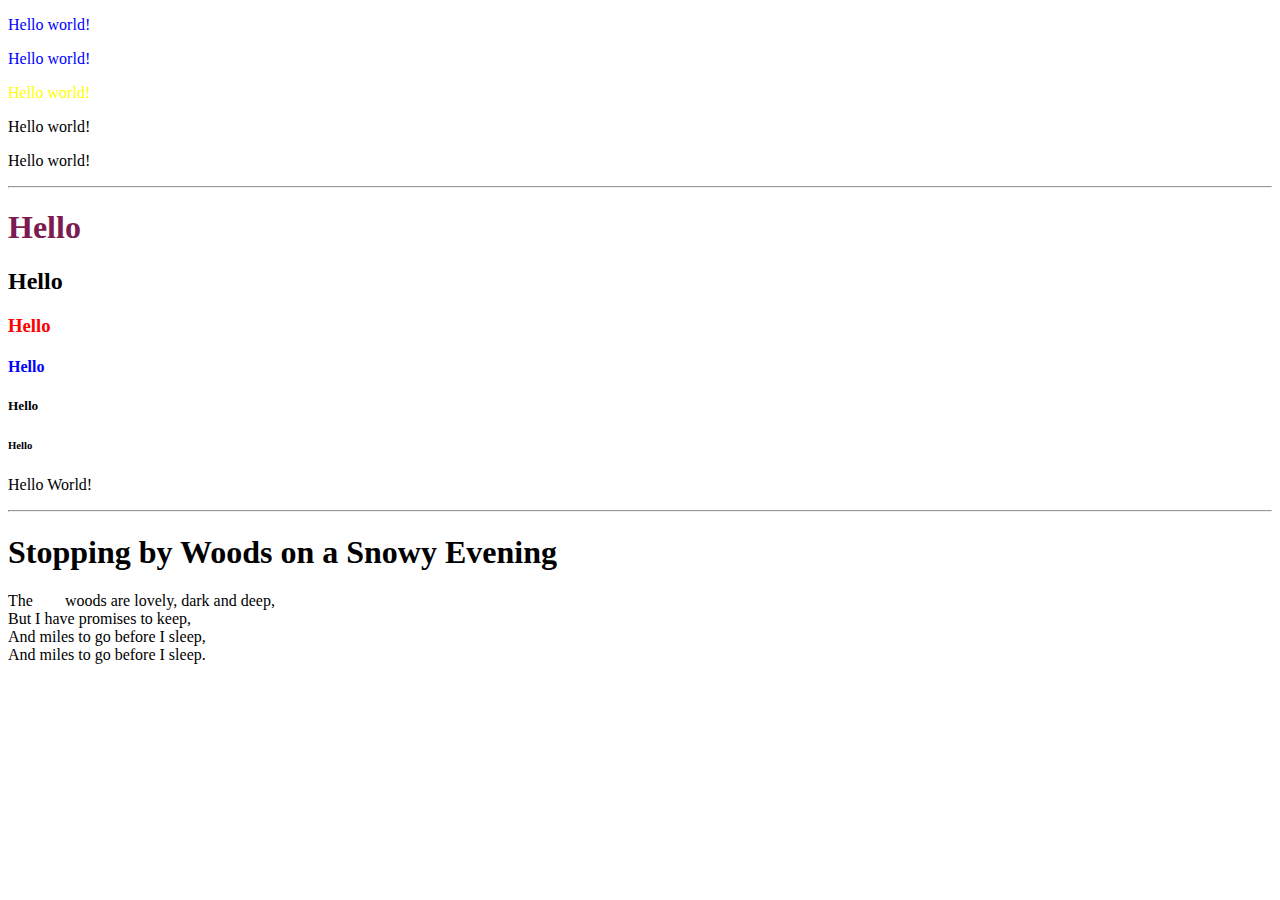
<file: index.html>
<!DOCTYPE html>
<html>
<head>
<title>This is hello world</title>
<head>
    <title>Hello</title>
 
    <style>
        .my-class {
            color: blue;
        }
 
        #my-id {
            color: yellow;
        }
    </style>
 
</head>
 
<body lang="en">
 
    <p class="my-class">Hello world!</p>
    <p class="my-class">Hello world!</p>
    <p id="my-id">Hello world!</p>
    <p>Hello world!</p>
    <p>Hello world!</p>
    <hr>
 
         <h1 style="color: rgb(124, 27, 80);">Hello</h1> 
         <h2>Hello</h2>
        <h3 style="color: red;">Hello</h3>
        <h4 style="color: blue;">Hello</h4>
        <h5>Hello</h5>
        <h6>Hello</h6> 
        <p>Hello World!</p>
<hr>
        <h1>Stopping by Woods on a Snowy Evening</h1>
         <p>
            The    &nbsp;&nbsp;&nbsp;&nbsp;&nbsp;&nbsp;     woods are lovely, dark and deep,</br>
            But I have promises to keep,</br>
            And miles to go before I sleep,</br>
            And miles to go before I sleep.</br>
         </p>
</body>


</html>
</file>
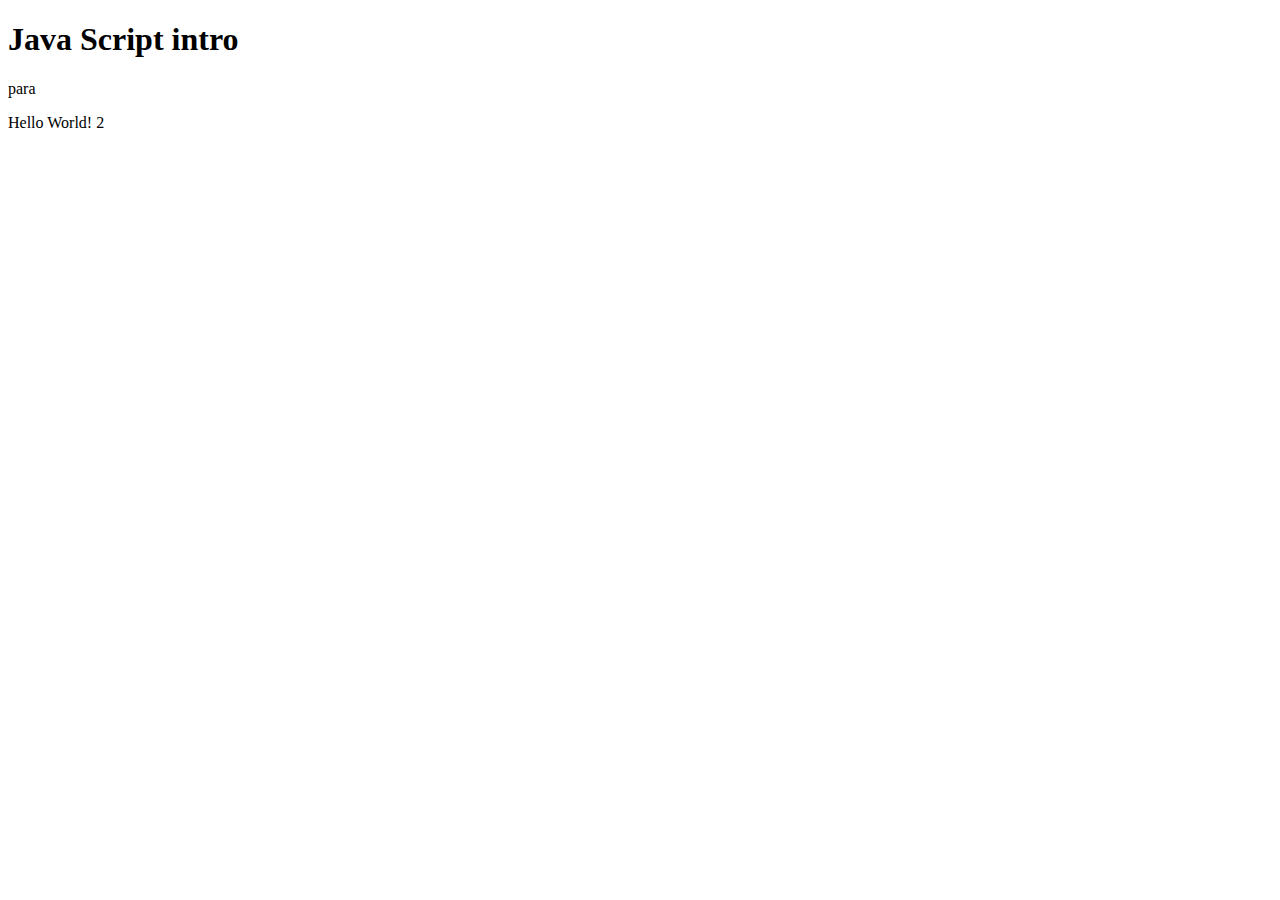
<file: JS/index.html>
<!DOCTYPE html>
<html>
<head>
   </head>
<body>
    <h1>Java Script intro</h1>
    <p>para</p>
    <script>
        console.log("Hello World");
        document.write("Hello World! 2");
        alert("Hello world 3"); 

    </script>
    <!-- Internal js -->
     <p></p>
 
     <!-- External js -->
     <p></p>
    <script src="my-script.js"></script>
</body>
</html>
</file>
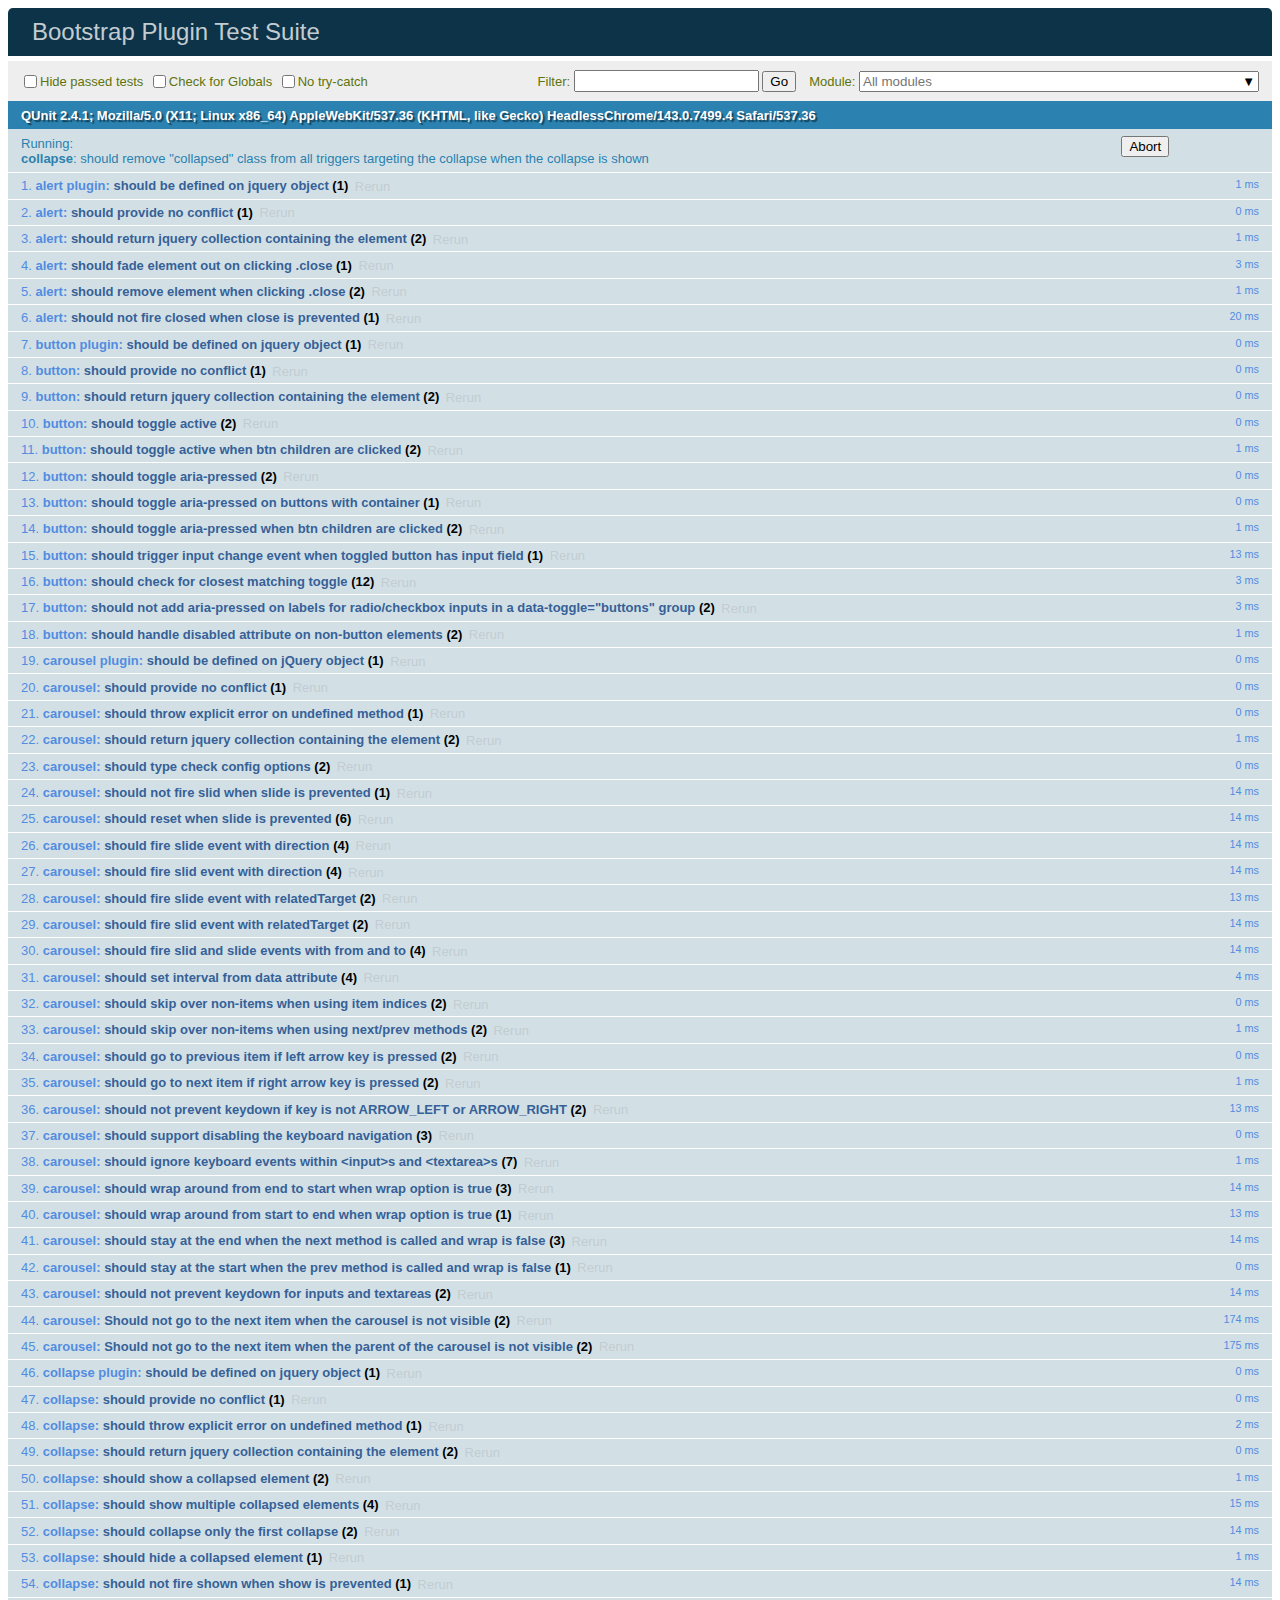
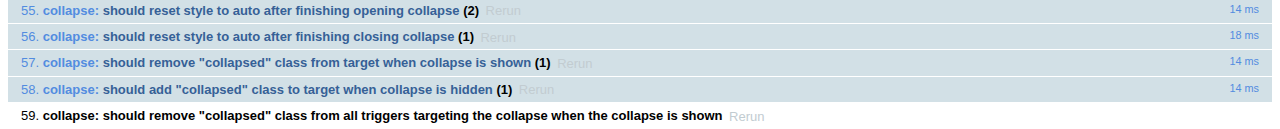
<file: bootstrap-4.0.0/js/tests/index.html>
<!doctype html>
<html lang="en">
  <head>
    <meta charset="utf-8">
    <meta name="viewport" content="width=device-width, initial-scale=1, shrink-to-fit=no">
    <title>Bootstrap Plugin Test Suite</title>

    <!-- jQuery -->
    <script>
      (function () {
        var path = '../../assets/js/vendor/jquery-slim.min.js'
        // get jquery param from the query string.
        var jQueryVersion = location.search.match(/[?&]jquery=(.*?)(?=&|$)/)

        // If a version was specified, use that version from our vendor folder
        if (jQueryVersion) {
          path = 'vendor/jquery-' + jQueryVersion[1] + '.min.js'
        }
        document.write('<script src="' + path + '"><\/script>')
      }())
    </script>
    <script src="../../assets/js/vendor/popper.min.js"></script>

    <!-- QUnit -->
    <link rel="stylesheet" href="vendor/qunit.css" media="screen">
    <script src="vendor/qunit.js"></script>

    <script>
      // Disable jQuery event aliases to ensure we don't accidentally use any of them
      [
        'blur',
        'focus',
        'focusin',
        'focusout',
        'resize',
        'scroll',
        'click',
        'dblclick',
        'mousedown',
        'mouseup',
        'mousemove',
        'mouseover',
        'mouseout',
        'mouseenter',
        'mouseleave',
        'change',
        'select',
        'submit',
        'keydown',
        'keypress',
        'keyup',
        'contextmenu'
      ].forEach(function(eventAlias) {
        $.fn[eventAlias] = function() {
          throw new Error('Using the ".' + eventAlias + '()" method is not allowed, so that Bootstrap can be compatible with custom jQuery builds which exclude the "event aliases" module that defines said method. See https://github.com/twbs/bootstrap/blob/master/CONTRIBUTING.md#js')
        }
      })

      // Require assert.expect in each test
      QUnit.config.requireExpects = true

      // See https://github.com/axemclion/grunt-saucelabs#test-result-details-with-qunit
      var log = []
      var testName

      QUnit.done(function(testResults) {
        var tests = []
        for (var i = 0; i < log.length; i++) {
          var details = log[i]
          tests.push({
            name: details.name,
            result: details.result,
            expected: details.expected,
            actual: details.actual,
            source: details.source
          })
        }
        testResults.tests = tests

        window.global_test_results = testResults
      })

      QUnit.testStart(function(testDetails) {
        QUnit.log(function(details) {
          if (!details.result) {
            details.name = testDetails.name
            log.push(details)
          }
        })
      })

      // Display fixture on-screen on iOS to avoid false positives
      // See https://github.com/twbs/bootstrap/pull/15955
      if (/iPhone|iPad|iPod/.test(navigator.userAgent)) {
        QUnit.begin(function() {
          $('#qunit-fixture').css({ top: 0, left: 0 })
        })

        QUnit.done(function() {
          $('#qunit-fixture').css({ top: '', left: '' })
        })
      }
    </script>

    <!-- Transpiled Plugins -->
    <script src="../dist/util.js"></script>
    <script src="../dist/alert.js"></script>
    <script src="../dist/button.js"></script>
    <script src="../dist/carousel.js"></script>
    <script src="../dist/collapse.js"></script>
    <script src="../dist/dropdown.js"></script>
    <script src="../dist/modal.js"></script>
    <script src="../dist/scrollspy.js"></script>
    <script src="../dist/tab.js"></script>
    <script src="../dist/tooltip.js"></script>
    <script src="../dist/popover.js"></script>

    <!-- Unit Tests -->
    <script src="unit/alert.js"></script>
    <script src="unit/button.js"></script>
    <script src="unit/carousel.js"></script>
    <script src="unit/collapse.js"></script>
    <script src="unit/dropdown.js"></script>
    <script src="unit/modal.js"></script>
    <script src="unit/scrollspy.js"></script>
    <script src="unit/tab.js"></script>
    <script src="unit/tooltip.js"></script>
    <script src="unit/popover.js"></script>
    <script src="unit/util.js"></script>
  </head>
  <body>
    <div id="qunit-container">
      <div id="qunit"></div>
      <div id="qunit-fixture"></div>
    </div>
  </body>
</html>
</file>
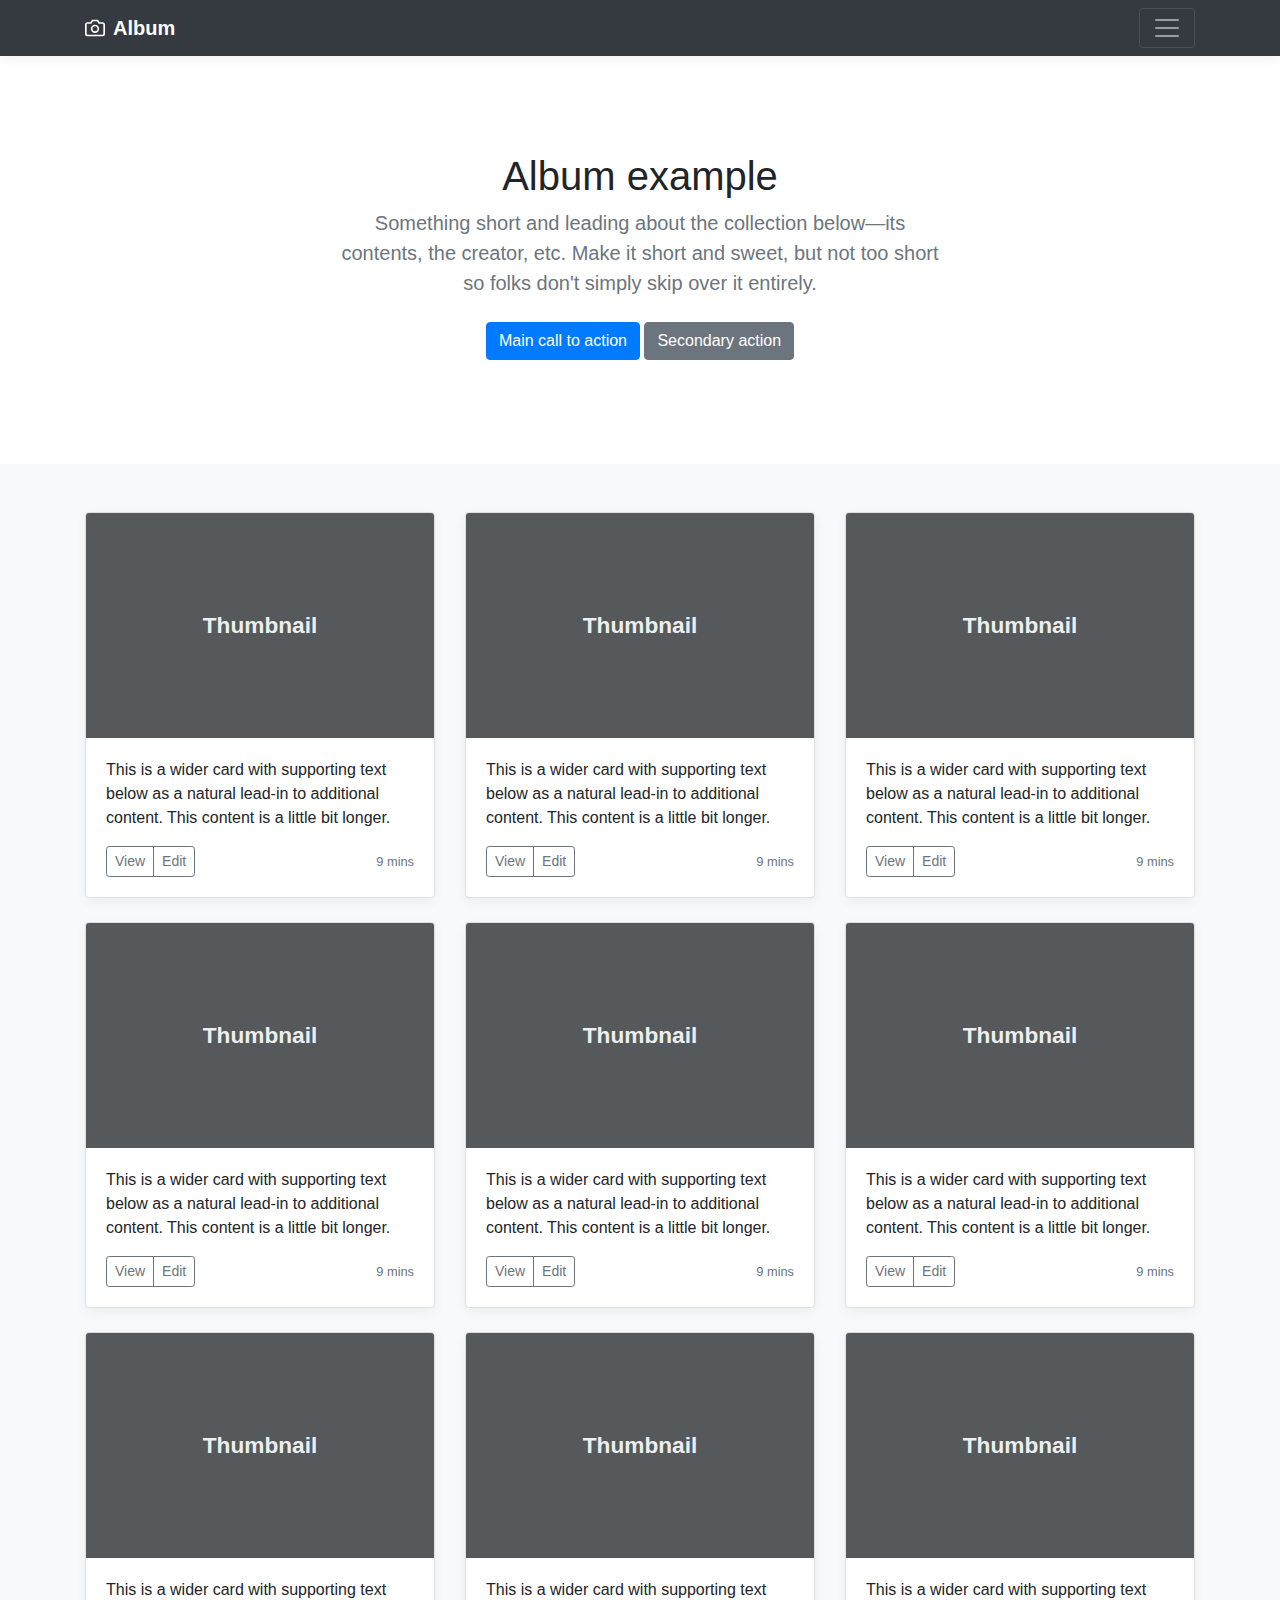
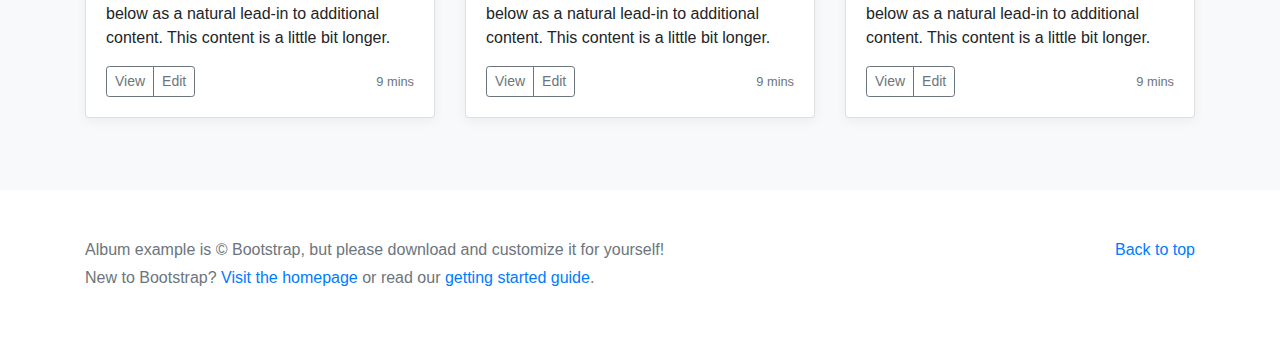
<file: bootstrap-4.0.0/docs/4.0/examples/album/index.html>
<!doctype html>
<html lang="en">
  <head>
    <meta charset="utf-8">
    <meta name="viewport" content="width=device-width, initial-scale=1, shrink-to-fit=no">
    <meta name="description" content="">
    <meta name="author" content="">
    <link rel="icon" href="../../../../favicon.ico">

    <title>Album example for Bootstrap</title>

    <!-- Bootstrap core CSS -->
    <link href="../../../../dist/css/bootstrap.min.css" rel="stylesheet">

    <!-- Custom styles for this template -->
    <link href="album.css" rel="stylesheet">
  </head>

  <body>

    <header>
      <div class="collapse bg-dark" id="navbarHeader">
        <div class="container">
          <div class="row">
            <div class="col-sm-8 col-md-7 py-4">
              <h4 class="text-white">About</h4>
              <p class="text-muted">Add some information about the album below, the author, or any other background context. Make it a few sentences long so folks can pick up some informative tidbits. Then, link them off to some social networking sites or contact information.</p>
            </div>
            <div class="col-sm-4 offset-md-1 py-4">
              <h4 class="text-white">Contact</h4>
              <ul class="list-unstyled">
                <li><a href="#" class="text-white">Follow on Twitter</a></li>
                <li><a href="#" class="text-white">Like on Facebook</a></li>
                <li><a href="#" class="text-white">Email me</a></li>
              </ul>
            </div>
          </div>
        </div>
      </div>
      <div class="navbar navbar-dark bg-dark box-shadow">
        <div class="container d-flex justify-content-between">
          <a href="#" class="navbar-brand d-flex align-items-center">
            <svg xmlns="http://www.w3.org/2000/svg" width="20" height="20" viewBox="0 0 24 24" fill="none" stroke="currentColor" stroke-width="2" stroke-linecap="round" stroke-linejoin="round" class="mr-2"><path d="M23 19a2 2 0 0 1-2 2H3a2 2 0 0 1-2-2V8a2 2 0 0 1 2-2h4l2-3h6l2 3h4a2 2 0 0 1 2 2z"></path><circle cx="12" cy="13" r="4"></circle></svg>
            <strong>Album</strong>
          </a>
          <button class="navbar-toggler" type="button" data-toggle="collapse" data-target="#navbarHeader" aria-controls="navbarHeader" aria-expanded="false" aria-label="Toggle navigation">
            <span class="navbar-toggler-icon"></span>
          </button>
        </div>
      </div>
    </header>

    <main role="main">

      <section class="jumbotron text-center">
        <div class="container">
          <h1 class="jumbotron-heading">Album example</h1>
          <p class="lead text-muted">Something short and leading about the collection below—its contents, the creator, etc. Make it short and sweet, but not too short so folks don't simply skip over it entirely.</p>
          <p>
            <a href="#" class="btn btn-primary my-2">Main call to action</a>
            <a href="#" class="btn btn-secondary my-2">Secondary action</a>
          </p>
        </div>
      </section>

      <div class="album py-5 bg-light">
        <div class="container">

          <div class="row">
            <div class="col-md-4">
              <div class="card mb-4 box-shadow">
                <img class="card-img-top" data-src="holder.js/100px225?theme=thumb&bg=55595c&fg=eceeef&text=Thumbnail" alt="Card image cap">
                <div class="card-body">
                  <p class="card-text">This is a wider card with supporting text below as a natural lead-in to additional content. This content is a little bit longer.</p>
                  <div class="d-flex justify-content-between align-items-center">
                    <div class="btn-group">
                      <button type="button" class="btn btn-sm btn-outline-secondary">View</button>
                      <button type="button" class="btn btn-sm btn-outline-secondary">Edit</button>
                    </div>
                    <small class="text-muted">9 mins</small>
                  </div>
                </div>
              </div>
            </div>
            <div class="col-md-4">
              <div class="card mb-4 box-shadow">
                <img class="card-img-top" data-src="holder.js/100px225?theme=thumb&bg=55595c&fg=eceeef&text=Thumbnail" alt="Card image cap">
                <div class="card-body">
                  <p class="card-text">This is a wider card with supporting text below as a natural lead-in to additional content. This content is a little bit longer.</p>
                  <div class="d-flex justify-content-between align-items-center">
                    <div class="btn-group">
                      <button type="button" class="btn btn-sm btn-outline-secondary">View</button>
                      <button type="button" class="btn btn-sm btn-outline-secondary">Edit</button>
                    </div>
                    <small class="text-muted">9 mins</small>
                  </div>
                </div>
              </div>
            </div>
            <div class="col-md-4">
              <div class="card mb-4 box-shadow">
                <img class="card-img-top" data-src="holder.js/100px225?theme=thumb&bg=55595c&fg=eceeef&text=Thumbnail" alt="Card image cap">
                <div class="card-body">
                  <p class="card-text">This is a wider card with supporting text below as a natural lead-in to additional content. This content is a little bit longer.</p>
                  <div class="d-flex justify-content-between align-items-center">
                    <div class="btn-group">
                      <button type="button" class="btn btn-sm btn-outline-secondary">View</button>
                      <button type="button" class="btn btn-sm btn-outline-secondary">Edit</button>
                    </div>
                    <small class="text-muted">9 mins</small>
                  </div>
                </div>
              </div>
            </div>

            <div class="col-md-4">
              <div class="card mb-4 box-shadow">
                <img class="card-img-top" data-src="holder.js/100px225?theme=thumb&bg=55595c&fg=eceeef&text=Thumbnail" alt="Card image cap">
                <div class="card-body">
                  <p class="card-text">This is a wider card with supporting text below as a natural lead-in to additional content. This content is a little bit longer.</p>
                  <div class="d-flex justify-content-between align-items-center">
                    <div class="btn-group">
                      <button type="button" class="btn btn-sm btn-outline-secondary">View</button>
                      <button type="button" class="btn btn-sm btn-outline-secondary">Edit</button>
                    </div>
                    <small class="text-muted">9 mins</small>
                  </div>
                </div>
              </div>
            </div>
            <div class="col-md-4">
              <div class="card mb-4 box-shadow">
                <img class="card-img-top" data-src="holder.js/100px225?theme=thumb&bg=55595c&fg=eceeef&text=Thumbnail" alt="Card image cap">
                <div class="card-body">
                  <p class="card-text">This is a wider card with supporting text below as a natural lead-in to additional content. This content is a little bit longer.</p>
                  <div class="d-flex justify-content-between align-items-center">
                    <div class="btn-group">
                      <button type="button" class="btn btn-sm btn-outline-secondary">View</button>
                      <button type="button" class="btn btn-sm btn-outline-secondary">Edit</button>
                    </div>
                    <small class="text-muted">9 mins</small>
                  </div>
                </div>
              </div>
            </div>
            <div class="col-md-4">
              <div class="card mb-4 box-shadow">
                <img class="card-img-top" data-src="holder.js/100px225?theme=thumb&bg=55595c&fg=eceeef&text=Thumbnail" alt="Card image cap">
                <div class="card-body">
                  <p class="card-text">This is a wider card with supporting text below as a natural lead-in to additional content. This content is a little bit longer.</p>
                  <div class="d-flex justify-content-between align-items-center">
                    <div class="btn-group">
                      <button type="button" class="btn btn-sm btn-outline-secondary">View</button>
                      <button type="button" class="btn btn-sm btn-outline-secondary">Edit</button>
                    </div>
                    <small class="text-muted">9 mins</small>
                  </div>
                </div>
              </div>
            </div>

            <div class="col-md-4">
              <div class="card mb-4 box-shadow">
                <img class="card-img-top" data-src="holder.js/100px225?theme=thumb&bg=55595c&fg=eceeef&text=Thumbnail" alt="Card image cap">
                <div class="card-body">
                  <p class="card-text">This is a wider card with supporting text below as a natural lead-in to additional content. This content is a little bit longer.</p>
                  <div class="d-flex justify-content-between align-items-center">
                    <div class="btn-group">
                      <button type="button" class="btn btn-sm btn-outline-secondary">View</button>
                      <button type="button" class="btn btn-sm btn-outline-secondary">Edit</button>
                    </div>
                    <small class="text-muted">9 mins</small>
                  </div>
                </div>
              </div>
            </div>
            <div class="col-md-4">
              <div class="card mb-4 box-shadow">
                <img class="card-img-top" data-src="holder.js/100px225?theme=thumb&bg=55595c&fg=eceeef&text=Thumbnail" alt="Card image cap">
                <div class="card-body">
                  <p class="card-text">This is a wider card with supporting text below as a natural lead-in to additional content. This content is a little bit longer.</p>
                  <div class="d-flex justify-content-between align-items-center">
                    <div class="btn-group">
                      <button type="button" class="btn btn-sm btn-outline-secondary">View</button>
                      <button type="button" class="btn btn-sm btn-outline-secondary">Edit</button>
                    </div>
                    <small class="text-muted">9 mins</small>
                  </div>
                </div>
              </div>
            </div>
            <div class="col-md-4">
              <div class="card mb-4 box-shadow">
                <img class="card-img-top" data-src="holder.js/100px225?theme=thumb&bg=55595c&fg=eceeef&text=Thumbnail" alt="Card image cap">
                <div class="card-body">
                  <p class="card-text">This is a wider card with supporting text below as a natural lead-in to additional content. This content is a little bit longer.</p>
                  <div class="d-flex justify-content-between align-items-center">
                    <div class="btn-group">
                      <button type="button" class="btn btn-sm btn-outline-secondary">View</button>
                      <button type="button" class="btn btn-sm btn-outline-secondary">Edit</button>
                    </div>
                    <small class="text-muted">9 mins</small>
                  </div>
                </div>
              </div>
            </div>
          </div>
        </div>
      </div>

    </main>

    <footer class="text-muted">
      <div class="container">
        <p class="float-right">
          <a href="#">Back to top</a>
        </p>
        <p>Album example is &copy; Bootstrap, but please download and customize it for yourself!</p>
        <p>New to Bootstrap? <a href="../../">Visit the homepage</a> or read our <a href="../../getting-started/">getting started guide</a>.</p>
      </div>
    </footer>

    <!-- Bootstrap core JavaScript
    ================================================== -->
    <!-- Placed at the end of the document so the pages load faster -->
    <script src="https://code.jquery.com/jquery-3.2.1.slim.min.js" integrity="sha384-KJ3o2DKtIkvYIK3UENzmM7KCkRr/rE9/Qpg6aAZGJwFDMVNA/GpGFF93hXpG5KkN" crossorigin="anonymous"></script>
    <script>window.jQuery || document.write('<script src="../../../../assets/js/vendor/jquery-slim.min.js"><\/script>')</script>
    <script src="../../../../assets/js/vendor/popper.min.js"></script>
    <script src="../../../../dist/js/bootstrap.min.js"></script>
    <script src="../../../../assets/js/vendor/holder.min.js"></script>
  </body>
</html>
</file>
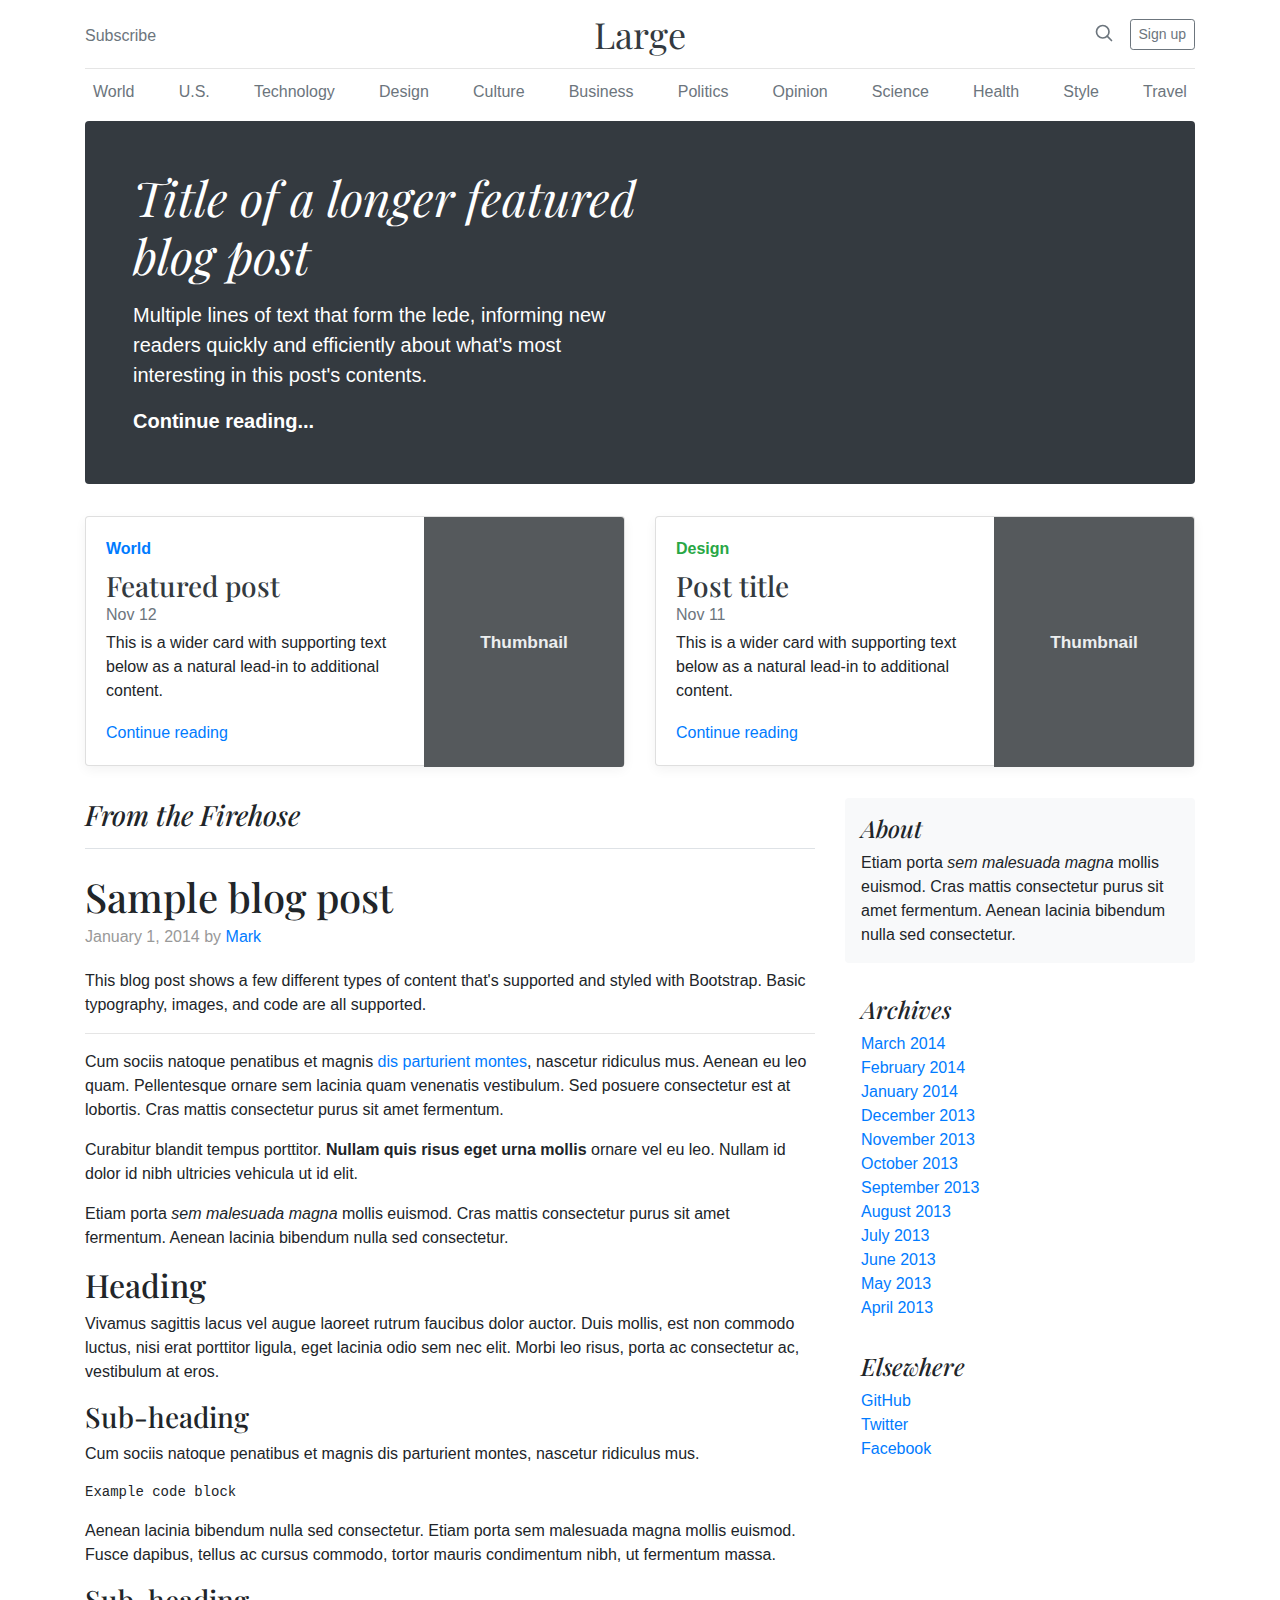
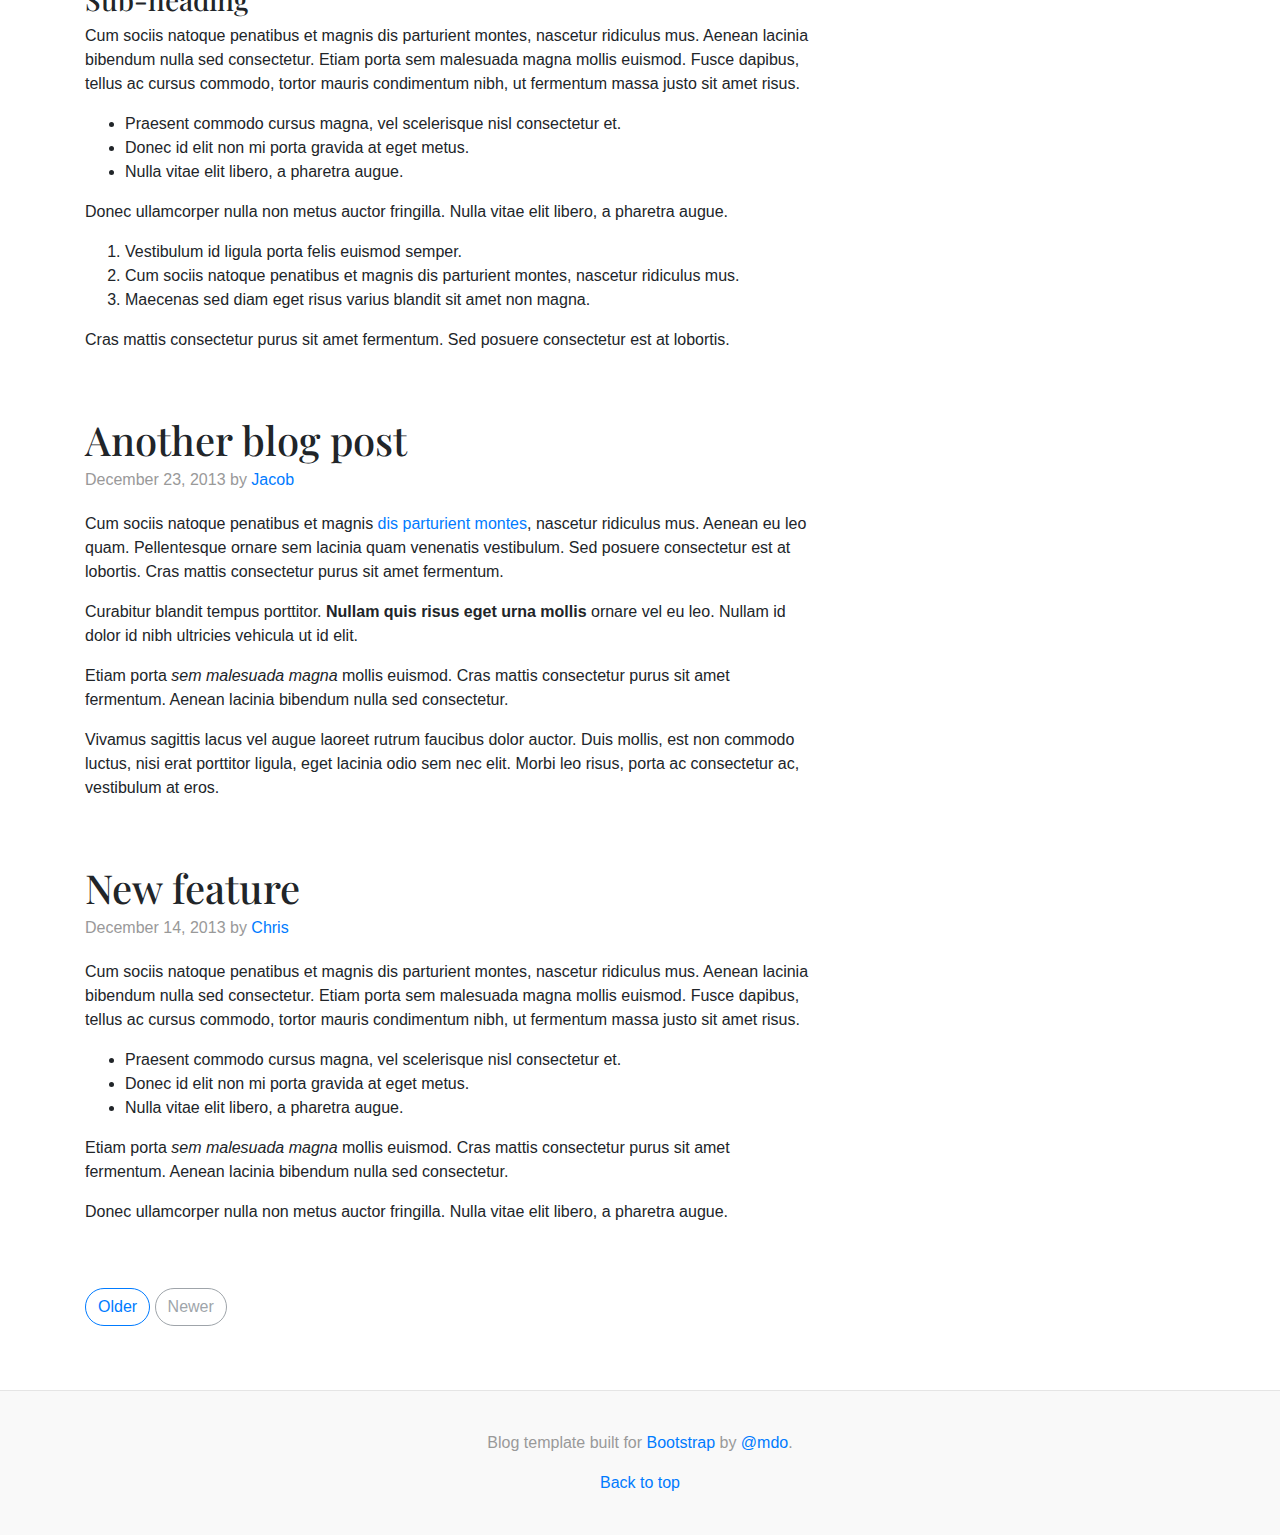
<file: bootstrap-4.0.0/docs/4.0/examples/blog/index.html>
<!doctype html>
<html lang="en">
  <head>
    <meta charset="utf-8">
    <meta name="viewport" content="width=device-width, initial-scale=1, shrink-to-fit=no">
    <meta name="description" content="">
    <meta name="author" content="">
    <link rel="icon" href="../../../../favicon.ico">

    <title>Blog Template for Bootstrap</title>

    <!-- Bootstrap core CSS -->
    <link href="../../../../dist/css/bootstrap.min.css" rel="stylesheet">

    <!-- Custom styles for this template -->
    <link href="https://fonts.googleapis.com/css?family=Playfair+Display:700,900" rel="stylesheet">
    <link href="blog.css" rel="stylesheet">
  </head>

  <body>

    <div class="container">
      <header class="blog-header py-3">
        <div class="row flex-nowrap justify-content-between align-items-center">
          <div class="col-4 pt-1">
            <a class="text-muted" href="#">Subscribe</a>
          </div>
          <div class="col-4 text-center">
            <a class="blog-header-logo text-dark" href="#">Large</a>
          </div>
          <div class="col-4 d-flex justify-content-end align-items-center">
            <a class="text-muted" href="#">
              <svg xmlns="http://www.w3.org/2000/svg" width="20" height="20" viewBox="0 0 24 24" fill="none" stroke="currentColor" stroke-width="2" stroke-linecap="round" stroke-linejoin="round" class="mx-3"><circle cx="10.5" cy="10.5" r="7.5"></circle><line x1="21" y1="21" x2="15.8" y2="15.8"></line></svg>
            </a>
            <a class="btn btn-sm btn-outline-secondary" href="#">Sign up</a>
          </div>
        </div>
      </header>

      <div class="nav-scroller py-1 mb-2">
        <nav class="nav d-flex justify-content-between">
          <a class="p-2 text-muted" href="#">World</a>
          <a class="p-2 text-muted" href="#">U.S.</a>
          <a class="p-2 text-muted" href="#">Technology</a>
          <a class="p-2 text-muted" href="#">Design</a>
          <a class="p-2 text-muted" href="#">Culture</a>
          <a class="p-2 text-muted" href="#">Business</a>
          <a class="p-2 text-muted" href="#">Politics</a>
          <a class="p-2 text-muted" href="#">Opinion</a>
          <a class="p-2 text-muted" href="#">Science</a>
          <a class="p-2 text-muted" href="#">Health</a>
          <a class="p-2 text-muted" href="#">Style</a>
          <a class="p-2 text-muted" href="#">Travel</a>
        </nav>
      </div>

      <div class="jumbotron p-3 p-md-5 text-white rounded bg-dark">
        <div class="col-md-6 px-0">
          <h1 class="display-4 font-italic">Title of a longer featured blog post</h1>
          <p class="lead my-3">Multiple lines of text that form the lede, informing new readers quickly and efficiently about what's most interesting in this post's contents.</p>
          <p class="lead mb-0"><a href="#" class="text-white font-weight-bold">Continue reading...</a></p>
        </div>
      </div>

      <div class="row mb-2">
        <div class="col-md-6">
          <div class="card flex-md-row mb-4 box-shadow h-md-250">
            <div class="card-body d-flex flex-column align-items-start">
              <strong class="d-inline-block mb-2 text-primary">World</strong>
              <h3 class="mb-0">
                <a class="text-dark" href="#">Featured post</a>
              </h3>
              <div class="mb-1 text-muted">Nov 12</div>
              <p class="card-text mb-auto">This is a wider card with supporting text below as a natural lead-in to additional content.</p>
              <a href="#">Continue reading</a>
            </div>
            <img class="card-img-right flex-auto d-none d-md-block" data-src="holder.js/200x250?theme=thumb" alt="Card image cap">
          </div>
        </div>
        <div class="col-md-6">
          <div class="card flex-md-row mb-4 box-shadow h-md-250">
            <div class="card-body d-flex flex-column align-items-start">
              <strong class="d-inline-block mb-2 text-success">Design</strong>
              <h3 class="mb-0">
                <a class="text-dark" href="#">Post title</a>
              </h3>
              <div class="mb-1 text-muted">Nov 11</div>
              <p class="card-text mb-auto">This is a wider card with supporting text below as a natural lead-in to additional content.</p>
              <a href="#">Continue reading</a>
            </div>
            <img class="card-img-right flex-auto d-none d-md-block" data-src="holder.js/200x250?theme=thumb" alt="Card image cap">
          </div>
        </div>
      </div>
    </div>

    <main role="main" class="container">
      <div class="row">
        <div class="col-md-8 blog-main">
          <h3 class="pb-3 mb-4 font-italic border-bottom">
            From the Firehose
          </h3>

          <div class="blog-post">
            <h2 class="blog-post-title">Sample blog post</h2>
            <p class="blog-post-meta">January 1, 2014 by <a href="#">Mark</a></p>

            <p>This blog post shows a few different types of content that's supported and styled with Bootstrap. Basic typography, images, and code are all supported.</p>
            <hr>
            <p>Cum sociis natoque penatibus et magnis <a href="#">dis parturient montes</a>, nascetur ridiculus mus. Aenean eu leo quam. Pellentesque ornare sem lacinia quam venenatis vestibulum. Sed posuere consectetur est at lobortis. Cras mattis consectetur purus sit amet fermentum.</p>
            <blockquote>
              <p>Curabitur blandit tempus porttitor. <strong>Nullam quis risus eget urna mollis</strong> ornare vel eu leo. Nullam id dolor id nibh ultricies vehicula ut id elit.</p>
            </blockquote>
            <p>Etiam porta <em>sem malesuada magna</em> mollis euismod. Cras mattis consectetur purus sit amet fermentum. Aenean lacinia bibendum nulla sed consectetur.</p>
            <h2>Heading</h2>
            <p>Vivamus sagittis lacus vel augue laoreet rutrum faucibus dolor auctor. Duis mollis, est non commodo luctus, nisi erat porttitor ligula, eget lacinia odio sem nec elit. Morbi leo risus, porta ac consectetur ac, vestibulum at eros.</p>
            <h3>Sub-heading</h3>
            <p>Cum sociis natoque penatibus et magnis dis parturient montes, nascetur ridiculus mus.</p>
            <pre><code>Example code block</code></pre>
            <p>Aenean lacinia bibendum nulla sed consectetur. Etiam porta sem malesuada magna mollis euismod. Fusce dapibus, tellus ac cursus commodo, tortor mauris condimentum nibh, ut fermentum massa.</p>
            <h3>Sub-heading</h3>
            <p>Cum sociis natoque penatibus et magnis dis parturient montes, nascetur ridiculus mus. Aenean lacinia bibendum nulla sed consectetur. Etiam porta sem malesuada magna mollis euismod. Fusce dapibus, tellus ac cursus commodo, tortor mauris condimentum nibh, ut fermentum massa justo sit amet risus.</p>
            <ul>
              <li>Praesent commodo cursus magna, vel scelerisque nisl consectetur et.</li>
              <li>Donec id elit non mi porta gravida at eget metus.</li>
              <li>Nulla vitae elit libero, a pharetra augue.</li>
            </ul>
            <p>Donec ullamcorper nulla non metus auctor fringilla. Nulla vitae elit libero, a pharetra augue.</p>
            <ol>
              <li>Vestibulum id ligula porta felis euismod semper.</li>
              <li>Cum sociis natoque penatibus et magnis dis parturient montes, nascetur ridiculus mus.</li>
              <li>Maecenas sed diam eget risus varius blandit sit amet non magna.</li>
            </ol>
            <p>Cras mattis consectetur purus sit amet fermentum. Sed posuere consectetur est at lobortis.</p>
          </div><!-- /.blog-post -->

          <div class="blog-post">
            <h2 class="blog-post-title">Another blog post</h2>
            <p class="blog-post-meta">December 23, 2013 by <a href="#">Jacob</a></p>

            <p>Cum sociis natoque penatibus et magnis <a href="#">dis parturient montes</a>, nascetur ridiculus mus. Aenean eu leo quam. Pellentesque ornare sem lacinia quam venenatis vestibulum. Sed posuere consectetur est at lobortis. Cras mattis consectetur purus sit amet fermentum.</p>
            <blockquote>
              <p>Curabitur blandit tempus porttitor. <strong>Nullam quis risus eget urna mollis</strong> ornare vel eu leo. Nullam id dolor id nibh ultricies vehicula ut id elit.</p>
            </blockquote>
            <p>Etiam porta <em>sem malesuada magna</em> mollis euismod. Cras mattis consectetur purus sit amet fermentum. Aenean lacinia bibendum nulla sed consectetur.</p>
            <p>Vivamus sagittis lacus vel augue laoreet rutrum faucibus dolor auctor. Duis mollis, est non commodo luctus, nisi erat porttitor ligula, eget lacinia odio sem nec elit. Morbi leo risus, porta ac consectetur ac, vestibulum at eros.</p>
          </div><!-- /.blog-post -->

          <div class="blog-post">
            <h2 class="blog-post-title">New feature</h2>
            <p class="blog-post-meta">December 14, 2013 by <a href="#">Chris</a></p>

            <p>Cum sociis natoque penatibus et magnis dis parturient montes, nascetur ridiculus mus. Aenean lacinia bibendum nulla sed consectetur. Etiam porta sem malesuada magna mollis euismod. Fusce dapibus, tellus ac cursus commodo, tortor mauris condimentum nibh, ut fermentum massa justo sit amet risus.</p>
            <ul>
              <li>Praesent commodo cursus magna, vel scelerisque nisl consectetur et.</li>
              <li>Donec id elit non mi porta gravida at eget metus.</li>
              <li>Nulla vitae elit libero, a pharetra augue.</li>
            </ul>
            <p>Etiam porta <em>sem malesuada magna</em> mollis euismod. Cras mattis consectetur purus sit amet fermentum. Aenean lacinia bibendum nulla sed consectetur.</p>
            <p>Donec ullamcorper nulla non metus auctor fringilla. Nulla vitae elit libero, a pharetra augue.</p>
          </div><!-- /.blog-post -->

          <nav class="blog-pagination">
            <a class="btn btn-outline-primary" href="#">Older</a>
            <a class="btn btn-outline-secondary disabled" href="#">Newer</a>
          </nav>

        </div><!-- /.blog-main -->

        <aside class="col-md-4 blog-sidebar">
          <div class="p-3 mb-3 bg-light rounded">
            <h4 class="font-italic">About</h4>
            <p class="mb-0">Etiam porta <em>sem malesuada magna</em> mollis euismod. Cras mattis consectetur purus sit amet fermentum. Aenean lacinia bibendum nulla sed consectetur.</p>
          </div>

          <div class="p-3">
            <h4 class="font-italic">Archives</h4>
            <ol class="list-unstyled mb-0">
              <li><a href="#">March 2014</a></li>
              <li><a href="#">February 2014</a></li>
              <li><a href="#">January 2014</a></li>
              <li><a href="#">December 2013</a></li>
              <li><a href="#">November 2013</a></li>
              <li><a href="#">October 2013</a></li>
              <li><a href="#">September 2013</a></li>
              <li><a href="#">August 2013</a></li>
              <li><a href="#">July 2013</a></li>
              <li><a href="#">June 2013</a></li>
              <li><a href="#">May 2013</a></li>
              <li><a href="#">April 2013</a></li>
            </ol>
          </div>

          <div class="p-3">
            <h4 class="font-italic">Elsewhere</h4>
            <ol class="list-unstyled">
              <li><a href="#">GitHub</a></li>
              <li><a href="#">Twitter</a></li>
              <li><a href="#">Facebook</a></li>
            </ol>
          </div>
        </aside><!-- /.blog-sidebar -->

      </div><!-- /.row -->

    </main><!-- /.container -->

    <footer class="blog-footer">
      <p>Blog template built for <a href="https://getbootstrap.com/">Bootstrap</a> by <a href="https://twitter.com/mdo">@mdo</a>.</p>
      <p>
        <a href="#">Back to top</a>
      </p>
    </footer>

    <!-- Bootstrap core JavaScript
    ================================================== -->
    <!-- Placed at the end of the document so the pages load faster -->
    <script src="https://code.jquery.com/jquery-3.2.1.slim.min.js" integrity="sha384-KJ3o2DKtIkvYIK3UENzmM7KCkRr/rE9/Qpg6aAZGJwFDMVNA/GpGFF93hXpG5KkN" crossorigin="anonymous"></script>
    <script>window.jQuery || document.write('<script src="../../../../assets/js/vendor/jquery-slim.min.js"><\/script>')</script>
    <script src="../../../../assets/js/vendor/popper.min.js"></script>
    <script src="../../../../dist/js/bootstrap.min.js"></script>
    <script src="../../../../assets/js/vendor/holder.min.js"></script>
    <script>
      Holder.addTheme('thumb', {
        bg: '#55595c',
        fg: '#eceeef',
        text: 'Thumbnail'
      });
    </script>
  </body>
</html>
</file>
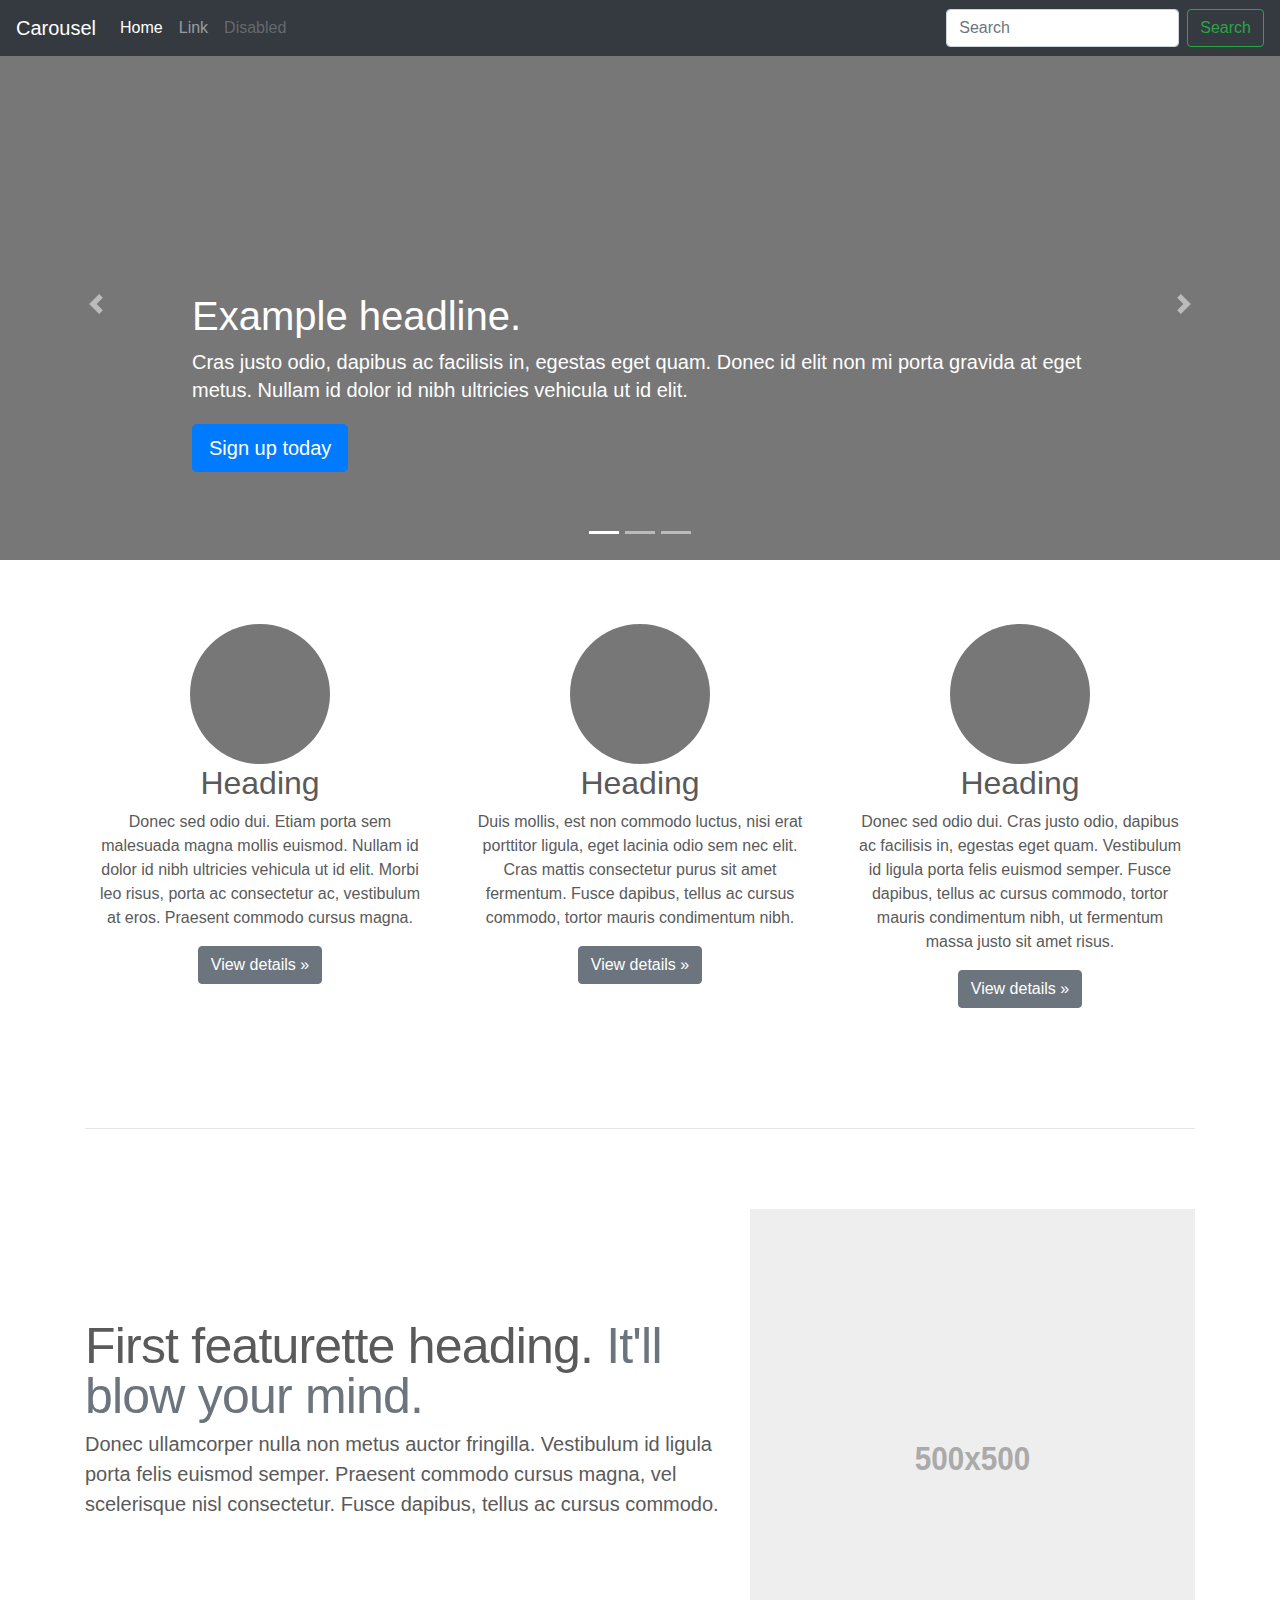
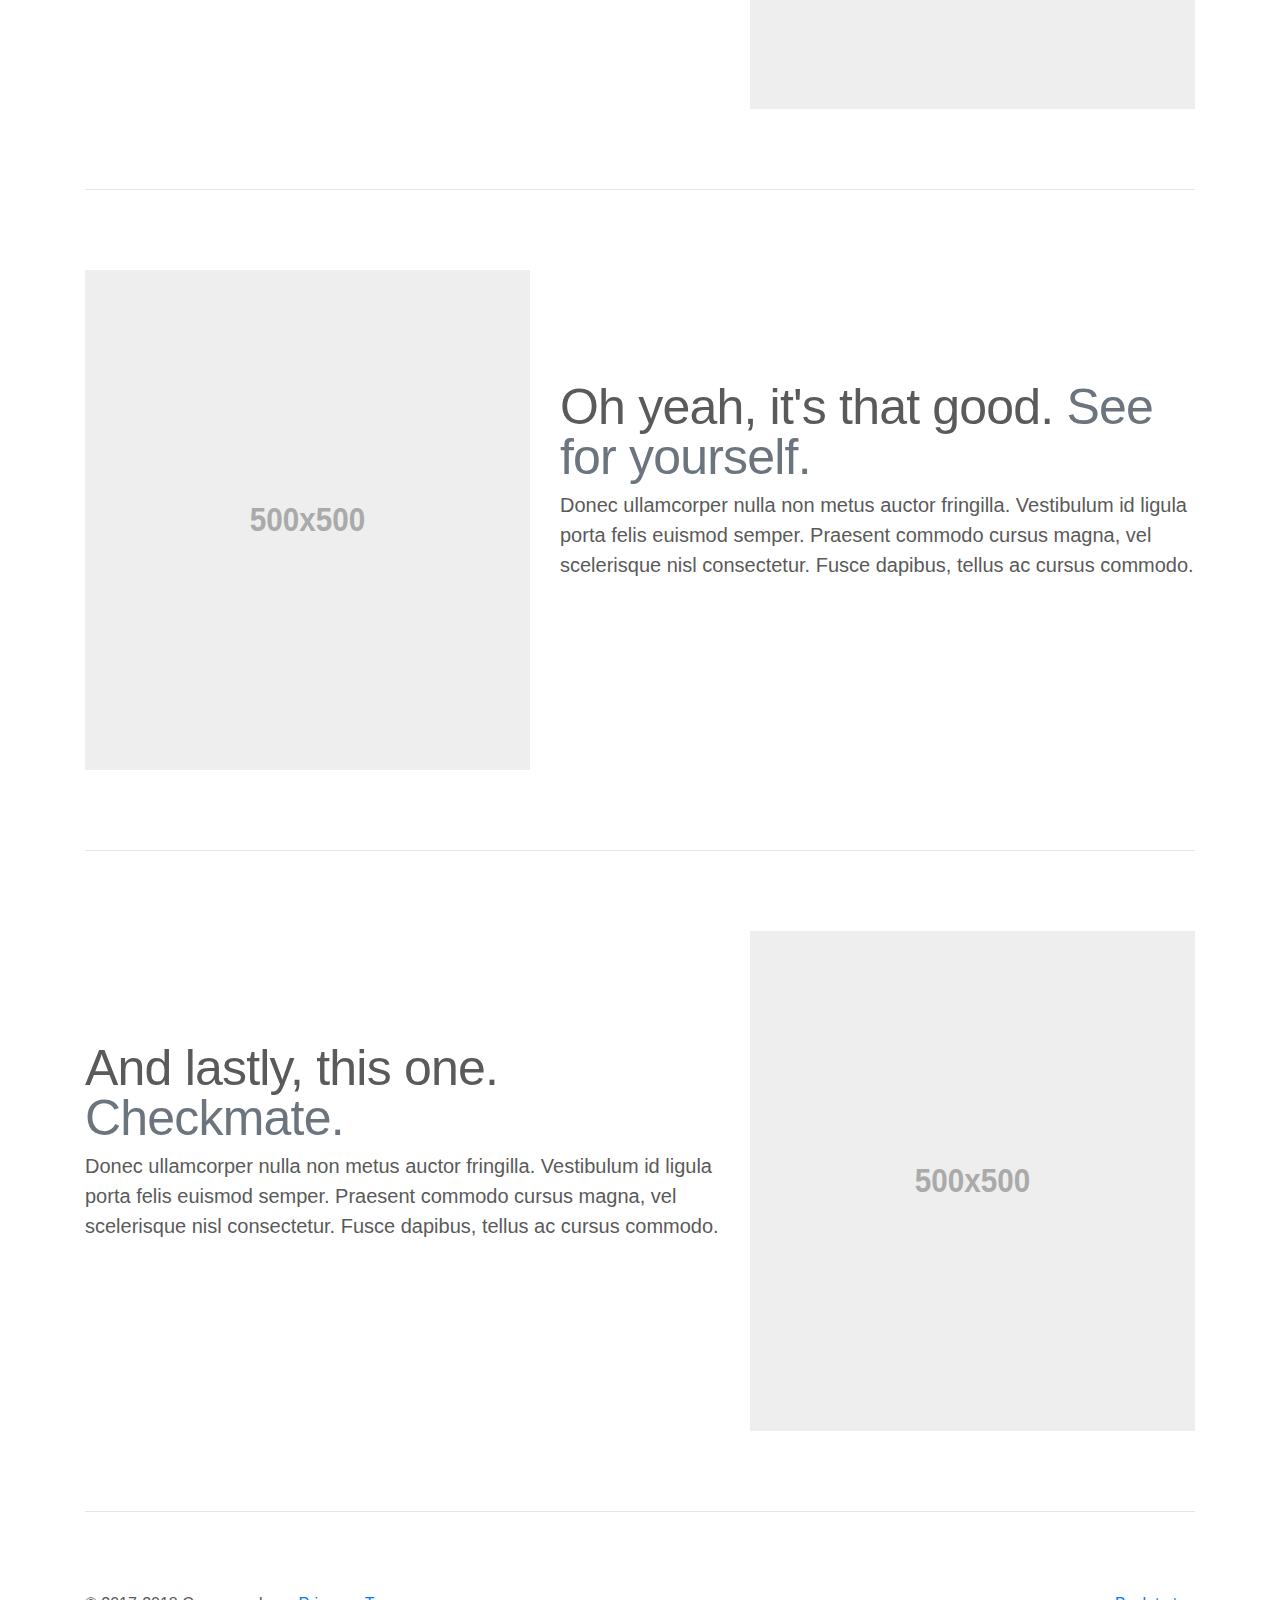
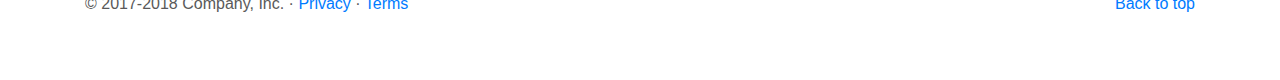
<file: bootstrap-4.0.0/docs/4.0/examples/carousel/index.html>
<!doctype html>
<html lang="en">
  <head>
    <meta charset="utf-8">
    <meta name="viewport" content="width=device-width, initial-scale=1, shrink-to-fit=no">
    <meta name="description" content="">
    <meta name="author" content="">
    <link rel="icon" href="../../../../favicon.ico">

    <title>Carousel Template for Bootstrap</title>

    <!-- Bootstrap core CSS -->
    <link href="../../../../dist/css/bootstrap.min.css" rel="stylesheet">

    <!-- Custom styles for this template -->
    <link href="carousel.css" rel="stylesheet">
  </head>
  <body>

    <header>
      <nav class="navbar navbar-expand-md navbar-dark fixed-top bg-dark">
        <a class="navbar-brand" href="#">Carousel</a>
        <button class="navbar-toggler" type="button" data-toggle="collapse" data-target="#navbarCollapse" aria-controls="navbarCollapse" aria-expanded="false" aria-label="Toggle navigation">
          <span class="navbar-toggler-icon"></span>
        </button>
        <div class="collapse navbar-collapse" id="navbarCollapse">
          <ul class="navbar-nav mr-auto">
            <li class="nav-item active">
              <a class="nav-link" href="#">Home <span class="sr-only">(current)</span></a>
            </li>
            <li class="nav-item">
              <a class="nav-link" href="#">Link</a>
            </li>
            <li class="nav-item">
              <a class="nav-link disabled" href="#">Disabled</a>
            </li>
          </ul>
          <form class="form-inline mt-2 mt-md-0">
            <input class="form-control mr-sm-2" type="text" placeholder="Search" aria-label="Search">
            <button class="btn btn-outline-success my-2 my-sm-0" type="submit">Search</button>
          </form>
        </div>
      </nav>
    </header>

    <main role="main">

      <div id="myCarousel" class="carousel slide" data-ride="carousel">
        <ol class="carousel-indicators">
          <li data-target="#myCarousel" data-slide-to="0" class="active"></li>
          <li data-target="#myCarousel" data-slide-to="1"></li>
          <li data-target="#myCarousel" data-slide-to="2"></li>
        </ol>
        <div class="carousel-inner">
          <div class="carousel-item active">
            <img class="first-slide" src="[data-uri]" alt="First slide">
            <div class="container">
              <div class="carousel-caption text-left">
                <h1>Example headline.</h1>
                <p>Cras justo odio, dapibus ac facilisis in, egestas eget quam. Donec id elit non mi porta gravida at eget metus. Nullam id dolor id nibh ultricies vehicula ut id elit.</p>
                <p><a class="btn btn-lg btn-primary" href="#" role="button">Sign up today</a></p>
              </div>
            </div>
          </div>
          <div class="carousel-item">
            <img class="second-slide" src="[data-uri]" alt="Second slide">
            <div class="container">
              <div class="carousel-caption">
                <h1>Another example headline.</h1>
                <p>Cras justo odio, dapibus ac facilisis in, egestas eget quam. Donec id elit non mi porta gravida at eget metus. Nullam id dolor id nibh ultricies vehicula ut id elit.</p>
                <p><a class="btn btn-lg btn-primary" href="#" role="button">Learn more</a></p>
              </div>
            </div>
          </div>
          <div class="carousel-item">
            <img class="third-slide" src="[data-uri]" alt="Third slide">
            <div class="container">
              <div class="carousel-caption text-right">
                <h1>One more for good measure.</h1>
                <p>Cras justo odio, dapibus ac facilisis in, egestas eget quam. Donec id elit non mi porta gravida at eget metus. Nullam id dolor id nibh ultricies vehicula ut id elit.</p>
                <p><a class="btn btn-lg btn-primary" href="#" role="button">Browse gallery</a></p>
              </div>
            </div>
          </div>
        </div>
        <a class="carousel-control-prev" href="#myCarousel" role="button" data-slide="prev">
          <span class="carousel-control-prev-icon" aria-hidden="true"></span>
          <span class="sr-only">Previous</span>
        </a>
        <a class="carousel-control-next" href="#myCarousel" role="button" data-slide="next">
          <span class="carousel-control-next-icon" aria-hidden="true"></span>
          <span class="sr-only">Next</span>
        </a>
      </div>


      <!-- Marketing messaging and featurettes
      ================================================== -->
      <!-- Wrap the rest of the page in another container to center all the content. -->

      <div class="container marketing">

        <!-- Three columns of text below the carousel -->
        <div class="row">
          <div class="col-lg-4">
            <img class="rounded-circle" src="[data-uri]" alt="Generic placeholder image" width="140" height="140">
            <h2>Heading</h2>
            <p>Donec sed odio dui. Etiam porta sem malesuada magna mollis euismod. Nullam id dolor id nibh ultricies vehicula ut id elit. Morbi leo risus, porta ac consectetur ac, vestibulum at eros. Praesent commodo cursus magna.</p>
            <p><a class="btn btn-secondary" href="#" role="button">View details &raquo;</a></p>
          </div><!-- /.col-lg-4 -->
          <div class="col-lg-4">
            <img class="rounded-circle" src="[data-uri]" alt="Generic placeholder image" width="140" height="140">
            <h2>Heading</h2>
            <p>Duis mollis, est non commodo luctus, nisi erat porttitor ligula, eget lacinia odio sem nec elit. Cras mattis consectetur purus sit amet fermentum. Fusce dapibus, tellus ac cursus commodo, tortor mauris condimentum nibh.</p>
            <p><a class="btn btn-secondary" href="#" role="button">View details &raquo;</a></p>
          </div><!-- /.col-lg-4 -->
          <div class="col-lg-4">
            <img class="rounded-circle" src="[data-uri]" alt="Generic placeholder image" width="140" height="140">
            <h2>Heading</h2>
            <p>Donec sed odio dui. Cras justo odio, dapibus ac facilisis in, egestas eget quam. Vestibulum id ligula porta felis euismod semper. Fusce dapibus, tellus ac cursus commodo, tortor mauris condimentum nibh, ut fermentum massa justo sit amet risus.</p>
            <p><a class="btn btn-secondary" href="#" role="button">View details &raquo;</a></p>
          </div><!-- /.col-lg-4 -->
        </div><!-- /.row -->


        <!-- START THE FEATURETTES -->

        <hr class="featurette-divider">

        <div class="row featurette">
          <div class="col-md-7">
            <h2 class="featurette-heading">First featurette heading. <span class="text-muted">It'll blow your mind.</span></h2>
            <p class="lead">Donec ullamcorper nulla non metus auctor fringilla. Vestibulum id ligula porta felis euismod semper. Praesent commodo cursus magna, vel scelerisque nisl consectetur. Fusce dapibus, tellus ac cursus commodo.</p>
          </div>
          <div class="col-md-5">
            <img class="featurette-image img-fluid mx-auto" data-src="holder.js/500x500/auto" alt="Generic placeholder image">
          </div>
        </div>

        <hr class="featurette-divider">

        <div class="row featurette">
          <div class="col-md-7 order-md-2">
            <h2 class="featurette-heading">Oh yeah, it's that good. <span class="text-muted">See for yourself.</span></h2>
            <p class="lead">Donec ullamcorper nulla non metus auctor fringilla. Vestibulum id ligula porta felis euismod semper. Praesent commodo cursus magna, vel scelerisque nisl consectetur. Fusce dapibus, tellus ac cursus commodo.</p>
          </div>
          <div class="col-md-5 order-md-1">
            <img class="featurette-image img-fluid mx-auto" data-src="holder.js/500x500/auto" alt="Generic placeholder image">
          </div>
        </div>

        <hr class="featurette-divider">

        <div class="row featurette">
          <div class="col-md-7">
            <h2 class="featurette-heading">And lastly, this one. <span class="text-muted">Checkmate.</span></h2>
            <p class="lead">Donec ullamcorper nulla non metus auctor fringilla. Vestibulum id ligula porta felis euismod semper. Praesent commodo cursus magna, vel scelerisque nisl consectetur. Fusce dapibus, tellus ac cursus commodo.</p>
          </div>
          <div class="col-md-5">
            <img class="featurette-image img-fluid mx-auto" data-src="holder.js/500x500/auto" alt="Generic placeholder image">
          </div>
        </div>

        <hr class="featurette-divider">

        <!-- /END THE FEATURETTES -->

      </div><!-- /.container -->


      <!-- FOOTER -->
      <footer class="container">
        <p class="float-right"><a href="#">Back to top</a></p>
        <p>&copy; 2017-2018 Company, Inc. &middot; <a href="#">Privacy</a> &middot; <a href="#">Terms</a></p>
      </footer>
    </main>

    <!-- Bootstrap core JavaScript
    ================================================== -->
    <!-- Placed at the end of the document so the pages load faster -->
    <script src="https://code.jquery.com/jquery-3.2.1.slim.min.js" integrity="sha384-KJ3o2DKtIkvYIK3UENzmM7KCkRr/rE9/Qpg6aAZGJwFDMVNA/GpGFF93hXpG5KkN" crossorigin="anonymous"></script>
    <script>window.jQuery || document.write('<script src="../../../../assets/js/vendor/jquery-slim.min.js"><\/script>')</script>
    <script src="../../../../assets/js/vendor/popper.min.js"></script>
    <script src="../../../../dist/js/bootstrap.min.js"></script>
    <!-- Just to make our placeholder images work. Don't actually copy the next line! -->
    <script src="../../../../assets/js/vendor/holder.min.js"></script>
  </body>
</html>
</file>
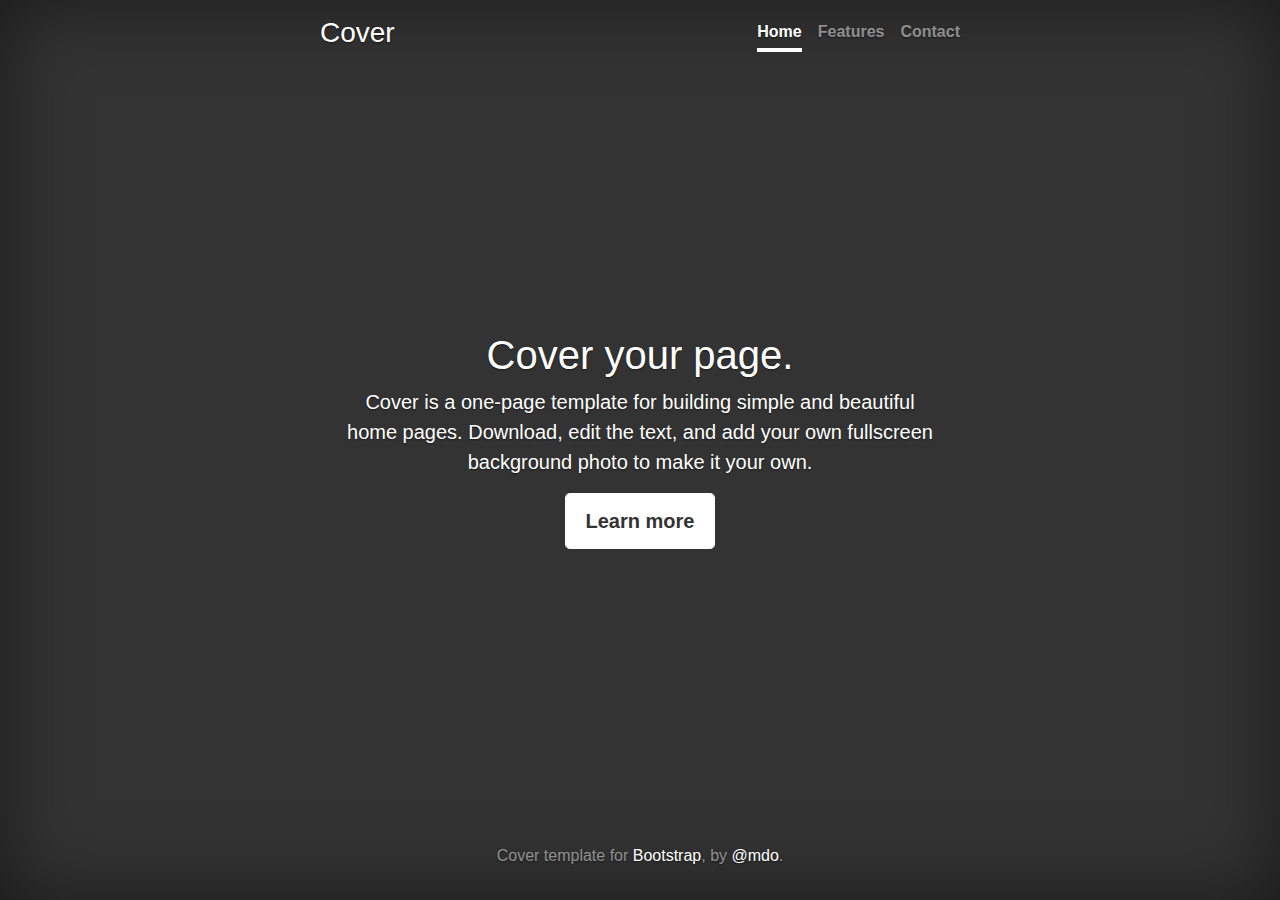
<file: bootstrap-4.0.0/docs/4.0/examples/cover/index.html>
<!doctype html>
<html lang="en">
  <head>
    <meta charset="utf-8">
    <meta name="viewport" content="width=device-width, initial-scale=1, shrink-to-fit=no">
    <meta name="description" content="">
    <meta name="author" content="">
    <link rel="icon" href="../../../../favicon.ico">

    <title>Cover Template for Bootstrap</title>

    <!-- Bootstrap core CSS -->
    <link href="../../../../dist/css/bootstrap.min.css" rel="stylesheet">

    <!-- Custom styles for this template -->
    <link href="cover.css" rel="stylesheet">
  </head>

  <body class="text-center">

    <div class="cover-container d-flex h-100 p-3 mx-auto flex-column">
      <header class="masthead mb-auto">
        <div class="inner">
          <h3 class="masthead-brand">Cover</h3>
          <nav class="nav nav-masthead justify-content-center">
            <a class="nav-link active" href="#">Home</a>
            <a class="nav-link" href="#">Features</a>
            <a class="nav-link" href="#">Contact</a>
          </nav>
        </div>
      </header>

      <main role="main" class="inner cover">
        <h1 class="cover-heading">Cover your page.</h1>
        <p class="lead">Cover is a one-page template for building simple and beautiful home pages. Download, edit the text, and add your own fullscreen background photo to make it your own.</p>
        <p class="lead">
          <a href="#" class="btn btn-lg btn-secondary">Learn more</a>
        </p>
      </main>

      <footer class="mastfoot mt-auto">
        <div class="inner">
          <p>Cover template for <a href="https://getbootstrap.com/">Bootstrap</a>, by <a href="https://twitter.com/mdo">@mdo</a>.</p>
        </div>
      </footer>
    </div>


    <!-- Bootstrap core JavaScript
    ================================================== -->
    <!-- Placed at the end of the document so the pages load faster -->
    <script src="https://code.jquery.com/jquery-3.2.1.slim.min.js" integrity="sha384-KJ3o2DKtIkvYIK3UENzmM7KCkRr/rE9/Qpg6aAZGJwFDMVNA/GpGFF93hXpG5KkN" crossorigin="anonymous"></script>
    <script>window.jQuery || document.write('<script src="../../../../assets/js/vendor/jquery-slim.min.js"><\/script>')</script>
    <script src="../../../../assets/js/vendor/popper.min.js"></script>
    <script src="../../../../dist/js/bootstrap.min.js"></script>
  </body>
</html>
</file>
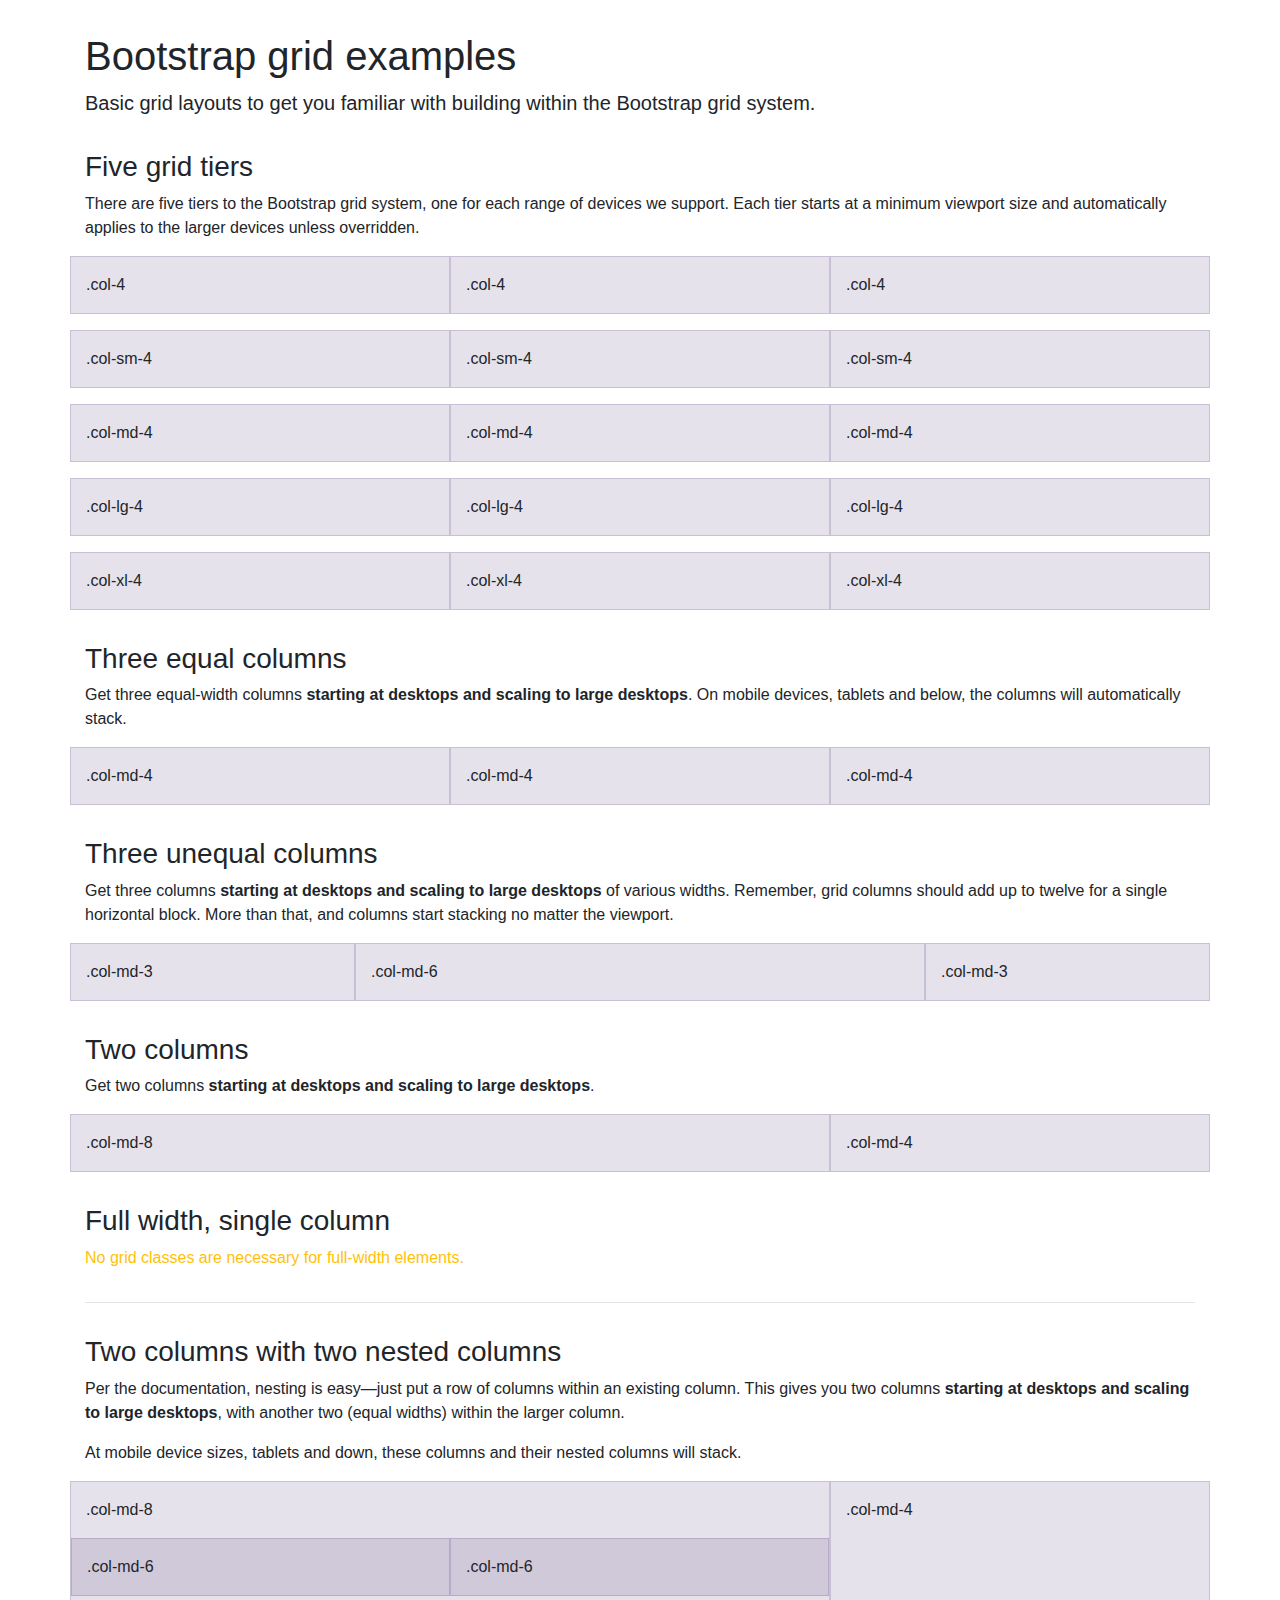
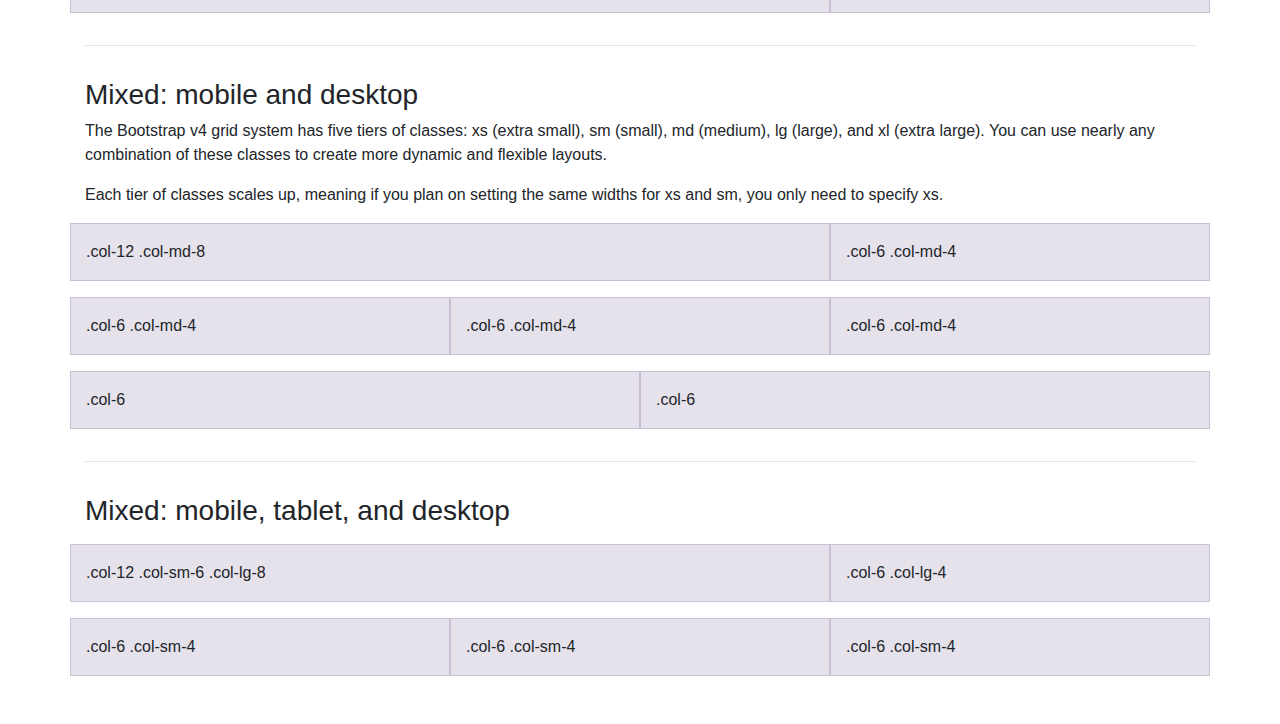
<file: bootstrap-4.0.0/docs/4.0/examples/grid/index.html>
<!doctype html>
<html lang="en">
  <head>
    <meta charset="utf-8">
    <meta name="viewport" content="width=device-width, initial-scale=1, shrink-to-fit=no">
    <meta name="description" content="">
    <meta name="author" content="">
    <link rel="icon" href="../../../../favicon.ico">

    <title>Grid Template for Bootstrap</title>

    <!-- Bootstrap core CSS -->
    <link href="../../../../dist/css/bootstrap.min.css" rel="stylesheet">

    <!-- Custom styles for this template -->
    <link href="grid.css" rel="stylesheet">
  </head>

  <body>
    <div class="container">

      <h1>Bootstrap grid examples</h1>
      <p class="lead">Basic grid layouts to get you familiar with building within the Bootstrap grid system.</p>

      <h3>Five grid tiers</h3>
      <p>There are five tiers to the Bootstrap grid system, one for each range of devices we support. Each tier starts at a minimum viewport size and automatically applies to the larger devices unless overridden.</p>

      <div class="row">
        <div class="col-4">.col-4</div>
        <div class="col-4">.col-4</div>
        <div class="col-4">.col-4</div>
      </div>

      <div class="row">
        <div class="col-sm-4">.col-sm-4</div>
        <div class="col-sm-4">.col-sm-4</div>
        <div class="col-sm-4">.col-sm-4</div>
      </div>

      <div class="row">
        <div class="col-md-4">.col-md-4</div>
        <div class="col-md-4">.col-md-4</div>
        <div class="col-md-4">.col-md-4</div>
      </div>

      <div class="row">
        <div class="col-lg-4">.col-lg-4</div>
        <div class="col-lg-4">.col-lg-4</div>
        <div class="col-lg-4">.col-lg-4</div>
      </div>

      <div class="row">
        <div class="col-xl-4">.col-xl-4</div>
        <div class="col-xl-4">.col-xl-4</div>
        <div class="col-xl-4">.col-xl-4</div>
      </div>

      <h3>Three equal columns</h3>
      <p>Get three equal-width columns <strong>starting at desktops and scaling to large desktops</strong>. On mobile devices, tablets and below, the columns will automatically stack.</p>
      <div class="row">
        <div class="col-md-4">.col-md-4</div>
        <div class="col-md-4">.col-md-4</div>
        <div class="col-md-4">.col-md-4</div>
      </div>

      <h3>Three unequal columns</h3>
      <p>Get three columns <strong>starting at desktops and scaling to large desktops</strong> of various widths. Remember, grid columns should add up to twelve for a single horizontal block. More than that, and columns start stacking no matter the viewport.</p>
      <div class="row">
        <div class="col-md-3">.col-md-3</div>
        <div class="col-md-6">.col-md-6</div>
        <div class="col-md-3">.col-md-3</div>
      </div>

      <h3>Two columns</h3>
      <p>Get two columns <strong>starting at desktops and scaling to large desktops</strong>.</p>
      <div class="row">
        <div class="col-md-8">.col-md-8</div>
        <div class="col-md-4">.col-md-4</div>
      </div>

      <h3>Full width, single column</h3>
      <p class="text-warning">No grid classes are necessary for full-width elements.</p>

      <hr>

      <h3>Two columns with two nested columns</h3>
      <p>Per the documentation, nesting is easy—just put a row of columns within an existing column. This gives you two columns <strong>starting at desktops and scaling to large desktops</strong>, with another two (equal widths) within the larger column.</p>
      <p>At mobile device sizes, tablets and down, these columns and their nested columns will stack.</p>
      <div class="row">
        <div class="col-md-8">
          .col-md-8
          <div class="row">
            <div class="col-md-6">.col-md-6</div>
            <div class="col-md-6">.col-md-6</div>
          </div>
        </div>
        <div class="col-md-4">.col-md-4</div>
      </div>

      <hr>

      <h3>Mixed: mobile and desktop</h3>
      <p>The Bootstrap v4 grid system has five tiers of classes: xs (extra small), sm (small), md (medium), lg (large), and xl (extra large). You can use nearly any combination of these classes to create more dynamic and flexible layouts.</p>
      <p>Each tier of classes scales up, meaning if you plan on setting the same widths for xs and sm, you only need to specify xs.</p>
      <div class="row">
        <div class="col-12 col-md-8">.col-12 .col-md-8</div>
        <div class="col-6 col-md-4">.col-6 .col-md-4</div>
      </div>
      <div class="row">
        <div class="col-6 col-md-4">.col-6 .col-md-4</div>
        <div class="col-6 col-md-4">.col-6 .col-md-4</div>
        <div class="col-6 col-md-4">.col-6 .col-md-4</div>
      </div>
      <div class="row">
        <div class="col-6">.col-6</div>
        <div class="col-6">.col-6</div>
      </div>

      <hr>

      <h3>Mixed: mobile, tablet, and desktop</h3>
      <p></p>
      <div class="row">
        <div class="col-12 col-sm-6 col-lg-8">.col-12 .col-sm-6 .col-lg-8</div>
        <div class="col-6 col-lg-4">.col-6 .col-lg-4</div>
      </div>
      <div class="row">
        <div class="col-6 col-sm-4">.col-6 .col-sm-4</div>
        <div class="col-6 col-sm-4">.col-6 .col-sm-4</div>
        <div class="col-6 col-sm-4">.col-6 .col-sm-4</div>
      </div>

    </div> <!-- /container -->
  </body>
</html>
</file>
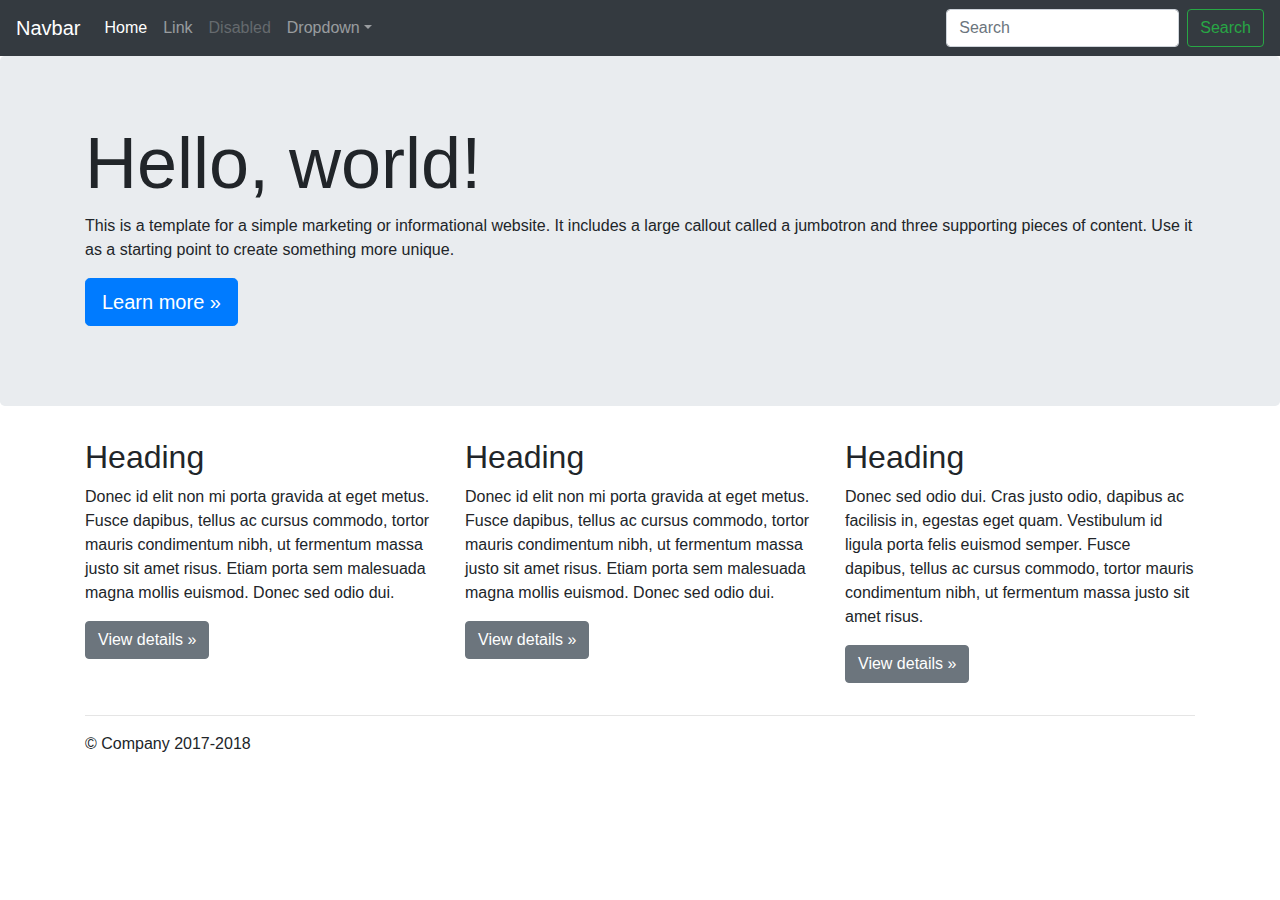
<file: bootstrap-4.0.0/docs/4.0/examples/jumbotron/index.html>
<!doctype html>
<html lang="en">
  <head>
    <meta charset="utf-8">
    <meta name="viewport" content="width=device-width, initial-scale=1, shrink-to-fit=no">
    <meta name="description" content="">
    <meta name="author" content="">
    <link rel="icon" href="../../../../favicon.ico">

    <title>Jumbotron Template for Bootstrap</title>

    <!-- Bootstrap core CSS -->
    <link href="../../../../dist/css/bootstrap.min.css" rel="stylesheet">

    <!-- Custom styles for this template -->
    <link href="jumbotron.css" rel="stylesheet">
  </head>

  <body>

    <nav class="navbar navbar-expand-md navbar-dark fixed-top bg-dark">
      <a class="navbar-brand" href="#">Navbar</a>
      <button class="navbar-toggler" type="button" data-toggle="collapse" data-target="#navbarsExampleDefault" aria-controls="navbarsExampleDefault" aria-expanded="false" aria-label="Toggle navigation">
        <span class="navbar-toggler-icon"></span>
      </button>

      <div class="collapse navbar-collapse" id="navbarsExampleDefault">
        <ul class="navbar-nav mr-auto">
          <li class="nav-item active">
            <a class="nav-link" href="#">Home <span class="sr-only">(current)</span></a>
          </li>
          <li class="nav-item">
            <a class="nav-link" href="#">Link</a>
          </li>
          <li class="nav-item">
            <a class="nav-link disabled" href="#">Disabled</a>
          </li>
          <li class="nav-item dropdown">
            <a class="nav-link dropdown-toggle" href="http://example.com" id="dropdown01" data-toggle="dropdown" aria-haspopup="true" aria-expanded="false">Dropdown</a>
            <div class="dropdown-menu" aria-labelledby="dropdown01">
              <a class="dropdown-item" href="#">Action</a>
              <a class="dropdown-item" href="#">Another action</a>
              <a class="dropdown-item" href="#">Something else here</a>
            </div>
          </li>
        </ul>
        <form class="form-inline my-2 my-lg-0">
          <input class="form-control mr-sm-2" type="text" placeholder="Search" aria-label="Search">
          <button class="btn btn-outline-success my-2 my-sm-0" type="submit">Search</button>
        </form>
      </div>
    </nav>

    <main role="main">

      <!-- Main jumbotron for a primary marketing message or call to action -->
      <div class="jumbotron">
        <div class="container">
          <h1 class="display-3">Hello, world!</h1>
          <p>This is a template for a simple marketing or informational website. It includes a large callout called a jumbotron and three supporting pieces of content. Use it as a starting point to create something more unique.</p>
          <p><a class="btn btn-primary btn-lg" href="#" role="button">Learn more &raquo;</a></p>
        </div>
      </div>

      <div class="container">
        <!-- Example row of columns -->
        <div class="row">
          <div class="col-md-4">
            <h2>Heading</h2>
            <p>Donec id elit non mi porta gravida at eget metus. Fusce dapibus, tellus ac cursus commodo, tortor mauris condimentum nibh, ut fermentum massa justo sit amet risus. Etiam porta sem malesuada magna mollis euismod. Donec sed odio dui. </p>
            <p><a class="btn btn-secondary" href="#" role="button">View details &raquo;</a></p>
          </div>
          <div class="col-md-4">
            <h2>Heading</h2>
            <p>Donec id elit non mi porta gravida at eget metus. Fusce dapibus, tellus ac cursus commodo, tortor mauris condimentum nibh, ut fermentum massa justo sit amet risus. Etiam porta sem malesuada magna mollis euismod. Donec sed odio dui. </p>
            <p><a class="btn btn-secondary" href="#" role="button">View details &raquo;</a></p>
          </div>
          <div class="col-md-4">
            <h2>Heading</h2>
            <p>Donec sed odio dui. Cras justo odio, dapibus ac facilisis in, egestas eget quam. Vestibulum id ligula porta felis euismod semper. Fusce dapibus, tellus ac cursus commodo, tortor mauris condimentum nibh, ut fermentum massa justo sit amet risus.</p>
            <p><a class="btn btn-secondary" href="#" role="button">View details &raquo;</a></p>
          </div>
        </div>

        <hr>

      </div> <!-- /container -->

    </main>

    <footer class="container">
      <p>&copy; Company 2017-2018</p>
    </footer>

    <!-- Bootstrap core JavaScript
    ================================================== -->
    <!-- Placed at the end of the document so the pages load faster -->
    <script src="https://code.jquery.com/jquery-3.2.1.slim.min.js" integrity="sha384-KJ3o2DKtIkvYIK3UENzmM7KCkRr/rE9/Qpg6aAZGJwFDMVNA/GpGFF93hXpG5KkN" crossorigin="anonymous"></script>
    <script>window.jQuery || document.write('<script src="../../../../assets/js/vendor/jquery-slim.min.js"><\/script>')</script>
    <script src="../../../../assets/js/vendor/popper.min.js"></script>
    <script src="../../../../dist/js/bootstrap.min.js"></script>
  </body>
</html>
</file>
<file: bootstrap-4.0.0/docs/4.0/examples/album/album.css>
:root {
  --jumbotron-padding-y: 3rem;
}

.jumbotron {
  padding-top: var(--jumbotron-padding-y);
  padding-bottom: var(--jumbotron-padding-y);
  margin-bottom: 0;
  background-color: #fff;
}
@media (min-width: 768px) {
  .jumbotron {
    padding-top: calc(var(--jumbotron-padding-y) * 2);
    padding-bottom: calc(var(--jumbotron-padding-y) * 2);
  }
}

.jumbotron p:last-child {
  margin-bottom: 0;
}

.jumbotron-heading {
  font-weight: 300;
}

.jumbotron .container {
  max-width: 40rem;
}

footer {
  padding-top: 3rem;
  padding-bottom: 3rem;
}

footer p {
  margin-bottom: .25rem;
}

.box-shadow { box-shadow: 0 .25rem .75rem rgba(0, 0, 0, .05); }
</file>
<file: bootstrap-4.0.0/docs/4.0/examples/blog/blog.css>
/* stylelint-disable selector-list-comma-newline-after */

.blog-header {
  line-height: 1;
  border-bottom: 1px solid #e5e5e5;
}

.blog-header-logo {
  font-family: "Playfair Display", Georgia, "Times New Roman", serif;
  font-size: 2.25rem;
}

.blog-header-logo:hover {
  text-decoration: none;
}

h1, h2, h3, h4, h5, h6 {
  font-family: "Playfair Display", Georgia, "Times New Roman", serif;
}

.display-4 {
  font-size: 2.5rem;
}
@media (min-width: 768px) {
  .display-4 {
    font-size: 3rem;
  }
}

.nav-scroller {
  position: relative;
  z-index: 2;
  height: 2.75rem;
  overflow-y: hidden;
}

.nav-scroller .nav {
  display: -webkit-box;
  display: -ms-flexbox;
  display: flex;
  -ms-flex-wrap: nowrap;
  flex-wrap: nowrap;
  padding-bottom: 1rem;
  margin-top: -1px;
  overflow-x: auto;
  text-align: center;
  white-space: nowrap;
  -webkit-overflow-scrolling: touch;
}

.nav-scroller .nav-link {
  padding-top: .75rem;
  padding-bottom: .75rem;
  font-size: .875rem;
}

.card-img-right {
  height: 100%;
  border-radius: 0 3px 3px 0;
}

.flex-auto {
  -ms-flex: 0 0 auto;
  -webkit-box-flex: 0;
  flex: 0 0 auto;
}

.h-250 { height: 250px; }
@media (min-width: 768px) {
  .h-md-250 { height: 250px; }
}

.border-top { border-top: 1px solid #e5e5e5; }
.border-bottom { border-bottom: 1px solid #e5e5e5; }

.box-shadow { box-shadow: 0 .25rem .75rem rgba(0, 0, 0, .05); }

/*
 * Blog name and description
 */
.blog-title {
  margin-bottom: 0;
  font-size: 2rem;
  font-weight: 400;
}
.blog-description {
  font-size: 1.1rem;
  color: #999;
}

@media (min-width: 40em) {
  .blog-title {
    font-size: 3.5rem;
  }
}

/* Pagination */
.blog-pagination {
  margin-bottom: 4rem;
}
.blog-pagination > .btn {
  border-radius: 2rem;
}

/*
 * Blog posts
 */
.blog-post {
  margin-bottom: 4rem;
}
.blog-post-title {
  margin-bottom: .25rem;
  font-size: 2.5rem;
}
.blog-post-meta {
  margin-bottom: 1.25rem;
  color: #999;
}

/*
 * Footer
 */
.blog-footer {
  padding: 2.5rem 0;
  color: #999;
  text-align: center;
  background-color: #f9f9f9;
  border-top: .05rem solid #e5e5e5;
}
.blog-footer p:last-child {
  margin-bottom: 0;
}
</file>
<file: bootstrap-4.0.0/docs/4.0/examples/carousel/carousel.css>
/* GLOBAL STYLES
-------------------------------------------------- */
/* Padding below the footer and lighter body text */

body {
  padding-top: 3rem;
  padding-bottom: 3rem;
  color: #5a5a5a;
}


/* CUSTOMIZE THE CAROUSEL
-------------------------------------------------- */

/* Carousel base class */
.carousel {
  margin-bottom: 4rem;
}
/* Since positioning the image, we need to help out the caption */
.carousel-caption {
  bottom: 3rem;
  z-index: 10;
}

/* Declare heights because of positioning of img element */
.carousel-item {
  height: 32rem;
  background-color: #777;
}
.carousel-item > img {
  position: absolute;
  top: 0;
  left: 0;
  min-width: 100%;
  height: 32rem;
}


/* MARKETING CONTENT
-------------------------------------------------- */

/* Center align the text within the three columns below the carousel */
.marketing .col-lg-4 {
  margin-bottom: 1.5rem;
  text-align: center;
}
.marketing h2 {
  font-weight: 400;
}
.marketing .col-lg-4 p {
  margin-right: .75rem;
  margin-left: .75rem;
}


/* Featurettes
------------------------- */

.featurette-divider {
  margin: 5rem 0; /* Space out the Bootstrap <hr> more */
}

/* Thin out the marketing headings */
.featurette-heading {
  font-weight: 300;
  line-height: 1;
  letter-spacing: -.05rem;
}


/* RESPONSIVE CSS
-------------------------------------------------- */

@media (min-width: 40em) {
  /* Bump up size of carousel content */
  .carousel-caption p {
    margin-bottom: 1.25rem;
    font-size: 1.25rem;
    line-height: 1.4;
  }

  .featurette-heading {
    font-size: 50px;
  }
}

@media (min-width: 62em) {
  .featurette-heading {
    margin-top: 7rem;
  }
}
</file>
<file: bootstrap-4.0.0/docs/4.0/examples/cover/cover.css>
/*
 * Globals
 */

/* Links */
a,
a:focus,
a:hover {
  color: #fff;
}

/* Custom default button */
.btn-secondary,
.btn-secondary:hover,
.btn-secondary:focus {
  color: #333;
  text-shadow: none; /* Prevent inheritance from `body` */
  background-color: #fff;
  border: .05rem solid #fff;
}


/*
 * Base structure
 */

html,
body {
  height: 100%;
  background-color: #333;
}

body {
  display: -ms-flexbox;
  display: -webkit-box;
  display: flex;
  -ms-flex-pack: center;
  -webkit-box-pack: center;
  justify-content: center;
  color: #fff;
  text-shadow: 0 .05rem .1rem rgba(0, 0, 0, .5);
  box-shadow: inset 0 0 5rem rgba(0, 0, 0, .5);
}

.cover-container {
  max-width: 42em;
}


/*
 * Header
 */
.masthead {
  margin-bottom: 2rem;
}

.masthead-brand {
  margin-bottom: 0;
}

.nav-masthead .nav-link {
  padding: .25rem 0;
  font-weight: 700;
  color: rgba(255, 255, 255, .5);
  background-color: transparent;
  border-bottom: .25rem solid transparent;
}

.nav-masthead .nav-link:hover,
.nav-masthead .nav-link:focus {
  border-bottom-color: rgba(255, 255, 255, .25);
}

.nav-masthead .nav-link + .nav-link {
  margin-left: 1rem;
}

.nav-masthead .active {
  color: #fff;
  border-bottom-color: #fff;
}

@media (min-width: 48em) {
  .masthead-brand {
    float: left;
  }
  .nav-masthead {
    float: right;
  }
}


/*
 * Cover
 */
.cover {
  padding: 0 1.5rem;
}
.cover .btn-lg {
  padding: .75rem 1.25rem;
  font-weight: 700;
}


/*
 * Footer
 */
.mastfoot {
  color: rgba(255, 255, 255, .5);
}
</file>
<file: bootstrap-4.0.0/docs/4.0/examples/grid/grid.css>
body {
  padding-top: 2rem;
  padding-bottom: 2rem;
}

h3 {
  margin-top: 2rem;
}

.row {
  margin-bottom: 1rem;
}
.row .row {
  margin-top: 1rem;
  margin-bottom: 0;
}
[class*="col-"] {
  padding-top: 1rem;
  padding-bottom: 1rem;
  background-color: rgba(86, 61, 124, .15);
  border: 1px solid rgba(86, 61, 124, .2);
}

hr {
  margin-top: 2rem;
  margin-bottom: 2rem;
}
</file>
<file: bootstrap-4.0.0/docs/4.0/examples/jumbotron/jumbotron.css>
/* Move down content because we have a fixed navbar that is 3.5rem tall */
body {
  padding-top: 3.5rem;
}
</file>
<file: bootstrap-4.0.0/js/tests/vendor/qunit.css>
/*!
 * QUnit 2.4.1
 * https://qunitjs.com/
 *
 * Copyright jQuery Foundation and other contributors
 * Released under the MIT license
 * https://jquery.org/license
 *
 * Date: 2017-10-22T05:12Z
 */

/** Font Family and Sizes */

#qunit-tests, #qunit-header, #qunit-banner, #qunit-testrunner-toolbar, #qunit-filteredTest, #qunit-userAgent, #qunit-testresult {
	font-family: "Helvetica Neue Light", "HelveticaNeue-Light", "Helvetica Neue", Calibri, Helvetica, Arial, sans-serif;
}

#qunit-testrunner-toolbar, #qunit-filteredTest, #qunit-userAgent, #qunit-testresult, #qunit-tests li { font-size: small; }
#qunit-tests { font-size: smaller; }


/** Resets */

#qunit-tests, #qunit-header, #qunit-banner, #qunit-filteredTest, #qunit-userAgent, #qunit-testresult, #qunit-modulefilter {
	margin: 0;
	padding: 0;
}


/** Header (excluding toolbar) */

#qunit-header {
	padding: 0.5em 0 0.5em 1em;

	color: #8699A4;
	background-color: #0D3349;

	font-size: 1.5em;
	line-height: 1em;
	font-weight: 400;

	border-radius: 5px 5px 0 0;
}

#qunit-header a {
	text-decoration: none;
	color: #C2CCD1;
}

#qunit-header a:hover,
#qunit-header a:focus {
	color: #FFF;
}

#qunit-banner {
	height: 5px;
}

#qunit-filteredTest {
	padding: 0.5em 1em 0.5em 1em;
	color: #366097;
	background-color: #F4FF77;
}

#qunit-userAgent {
	padding: 0.5em 1em 0.5em 1em;
	color: #FFF;
	background-color: #2B81AF;
	text-shadow: rgba(0, 0, 0, 0.5) 2px 2px 1px;
}


/** Toolbar */

#qunit-testrunner-toolbar {
	padding: 0.5em 1em 0.5em 1em;
	color: #5E740B;
	background-color: #EEE;
}

#qunit-testrunner-toolbar .clearfix {
	height: 0;
	clear: both;
}

#qunit-testrunner-toolbar label {
	display: inline-block;
}

#qunit-testrunner-toolbar input[type=checkbox],
#qunit-testrunner-toolbar input[type=radio] {
	margin: 3px;
	vertical-align: -2px;
}

#qunit-testrunner-toolbar input[type=text] {
	box-sizing: border-box;
	height: 1.6em;
}

.qunit-url-config,
.qunit-filter,
#qunit-modulefilter {
	display: inline-block;
	line-height: 2.1em;
}

.qunit-filter,
#qunit-modulefilter {
	float: right;
	position: relative;
	margin-left: 1em;
}

.qunit-url-config label {
	margin-right: 0.5em;
}

#qunit-modulefilter-search {
	box-sizing: border-box;
	width: 400px;
}

#qunit-modulefilter-search-container:after {
	position: absolute;
	right: 0.3em;
	content: "\25bc";
	color: black;
}

#qunit-modulefilter-dropdown {
	/* align with #qunit-modulefilter-search */
	box-sizing: border-box;
	width: 400px;
	position: absolute;
	right: 0;
	top: 50%;
	margin-top: 0.8em;

	border: 1px solid #D3D3D3;
	border-top: none;
	border-radius: 0 0 .25em .25em;
	color: #000;
	background-color: #F5F5F5;
	z-index: 99;
}

#qunit-modulefilter-dropdown a {
	color: inherit;
	text-decoration: none;
}

#qunit-modulefilter-dropdown .clickable.checked {
	font-weight: bold;
	color: #000;
	background-color: #D2E0E6;
}

#qunit-modulefilter-dropdown .clickable:hover {
	color: #FFF;
	background-color: #0D3349;
}

#qunit-modulefilter-actions {
	display: block;
	overflow: auto;

	/* align with #qunit-modulefilter-dropdown-list */
	font: smaller/1.5em sans-serif;
}

#qunit-modulefilter-dropdown #qunit-modulefilter-actions > * {
	box-sizing: border-box;
	max-height: 2.8em;
	display: block;
	padding: 0.4em;
}

#qunit-modulefilter-dropdown #qunit-modulefilter-actions > button {
	float: right;
	font: inherit;
}

#qunit-modulefilter-dropdown #qunit-modulefilter-actions > :last-child {
	/* insert padding to align with checkbox margins */
	padding-left: 3px;
}

#qunit-modulefilter-dropdown-list {
	max-height: 200px;
	overflow-y: auto;
	margin: 0;
	border-top: 2px groove threedhighlight;
	padding: 0.4em 0 0;
	font: smaller/1.5em sans-serif;
}

#qunit-modulefilter-dropdown-list li {
	white-space: nowrap;
	overflow: hidden;
	text-overflow: ellipsis;
}

#qunit-modulefilter-dropdown-list .clickable {
	display: block;
	padding-left: 0.15em;
}


/** Tests: Pass/Fail */

#qunit-tests {
	list-style-position: inside;
}

#qunit-tests li {
	padding: 0.4em 1em 0.4em 1em;
	border-bottom: 1px solid #FFF;
	list-style-position: inside;
}

#qunit-tests > li {
	display: none;
}

#qunit-tests li.running,
#qunit-tests li.pass,
#qunit-tests li.fail,
#qunit-tests li.skipped,
#qunit-tests li.aborted {
	display: list-item;
}

#qunit-tests.hidepass {
	position: relative;
}

#qunit-tests.hidepass li.running,
#qunit-tests.hidepass li.pass:not(.todo) {
	visibility: hidden;
	position: absolute;
	width:   0;
	height:  0;
	padding: 0;
	border:  0;
	margin:  0;
}

#qunit-tests li strong {
	cursor: pointer;
}

#qunit-tests li.skipped strong {
	cursor: default;
}

#qunit-tests li a {
	padding: 0.5em;
	color: #C2CCD1;
	text-decoration: none;
}

#qunit-tests li p a {
	padding: 0.25em;
	color: #6B6464;
}
#qunit-tests li a:hover,
#qunit-tests li a:focus {
	color: #000;
}

#qunit-tests li .runtime {
	float: right;
	font-size: smaller;
}

.qunit-assert-list {
	margin-top: 0.5em;
	padding: 0.5em;

	background-color: #FFF;

	border-radius: 5px;
}

.qunit-source {
	margin: 0.6em 0 0.3em;
}

.qunit-collapsed {
	display: none;
}

#qunit-tests table {
	border-collapse: collapse;
	margin-top: 0.2em;
}

#qunit-tests th {
	text-align: right;
	vertical-align: top;
	padding: 0 0.5em 0 0;
}

#qunit-tests td {
	vertical-align: top;
}

#qunit-tests pre {
	margin: 0;
	white-space: pre-wrap;
	word-wrap: break-word;
}

#qunit-tests del {
	color: #374E0C;
	background-color: #E0F2BE;
	text-decoration: none;
}

#qunit-tests ins {
	color: #500;
	background-color: #FFCACA;
	text-decoration: none;
}

/*** Test Counts */

#qunit-tests b.counts                       { color: #000; }
#qunit-tests b.passed                       { color: #5E740B; }
#qunit-tests b.failed                       { color: #710909; }

#qunit-tests li li {
	padding: 5px;
	background-color: #FFF;
	border-bottom: none;
	list-style-position: inside;
}

/*** Passing Styles */

#qunit-tests li li.pass {
	color: #3C510C;
	background-color: #FFF;
	border-left: 10px solid #C6E746;
}

#qunit-tests .pass                          { color: #528CE0; background-color: #D2E0E6; }
#qunit-tests .pass .test-name               { color: #366097; }

#qunit-tests .pass .test-actual,
#qunit-tests .pass .test-expected           { color: #999; }

#qunit-banner.qunit-pass                    { background-color: #C6E746; }

/*** Failing Styles */

#qunit-tests li li.fail {
	color: #710909;
	background-color: #FFF;
	border-left: 10px solid #EE5757;
	white-space: pre;
}

#qunit-tests > li:last-child {
	border-radius: 0 0 5px 5px;
}

#qunit-tests .fail                          { color: #000; background-color: #EE5757; }
#qunit-tests .fail .test-name,
#qunit-tests .fail .module-name             { color: #000; }

#qunit-tests .fail .test-actual             { color: #EE5757; }
#qunit-tests .fail .test-expected           { color: #008000; }

#qunit-banner.qunit-fail                    { background-color: #EE5757; }


/*** Aborted tests */
#qunit-tests .aborted { color: #000; background-color: orange; }
/*** Skipped tests */

#qunit-tests .skipped {
	background-color: #EBECE9;
}

#qunit-tests .qunit-todo-label,
#qunit-tests .qunit-skipped-label {
	background-color: #F4FF77;
	display: inline-block;
	font-style: normal;
	color: #366097;
	line-height: 1.8em;
	padding: 0 0.5em;
	margin: -0.4em 0.4em -0.4em 0;
}

#qunit-tests .qunit-todo-label {
	background-color: #EEE;
}

/** Result */

#qunit-testresult {
	color: #2B81AF;
	background-color: #D2E0E6;

	border-bottom: 1px solid #FFF;
}
#qunit-testresult .clearfix {
	height: 0;
	clear: both;
}
#qunit-testresult .module-name {
	font-weight: 700;
}
#qunit-testresult-display {
	padding: 0.5em 1em 0.5em 1em;
	width: 85%;
	float:left;
}
#qunit-testresult-controls {
	padding: 0.5em 1em 0.5em 1em;
  width: 10%;
	float:left;
}

/** Fixture */

#qunit-fixture {
	position: absolute;
	top: -10000px;
	left: -10000px;
	width: 1000px;
	height: 1000px;
}
</file>
